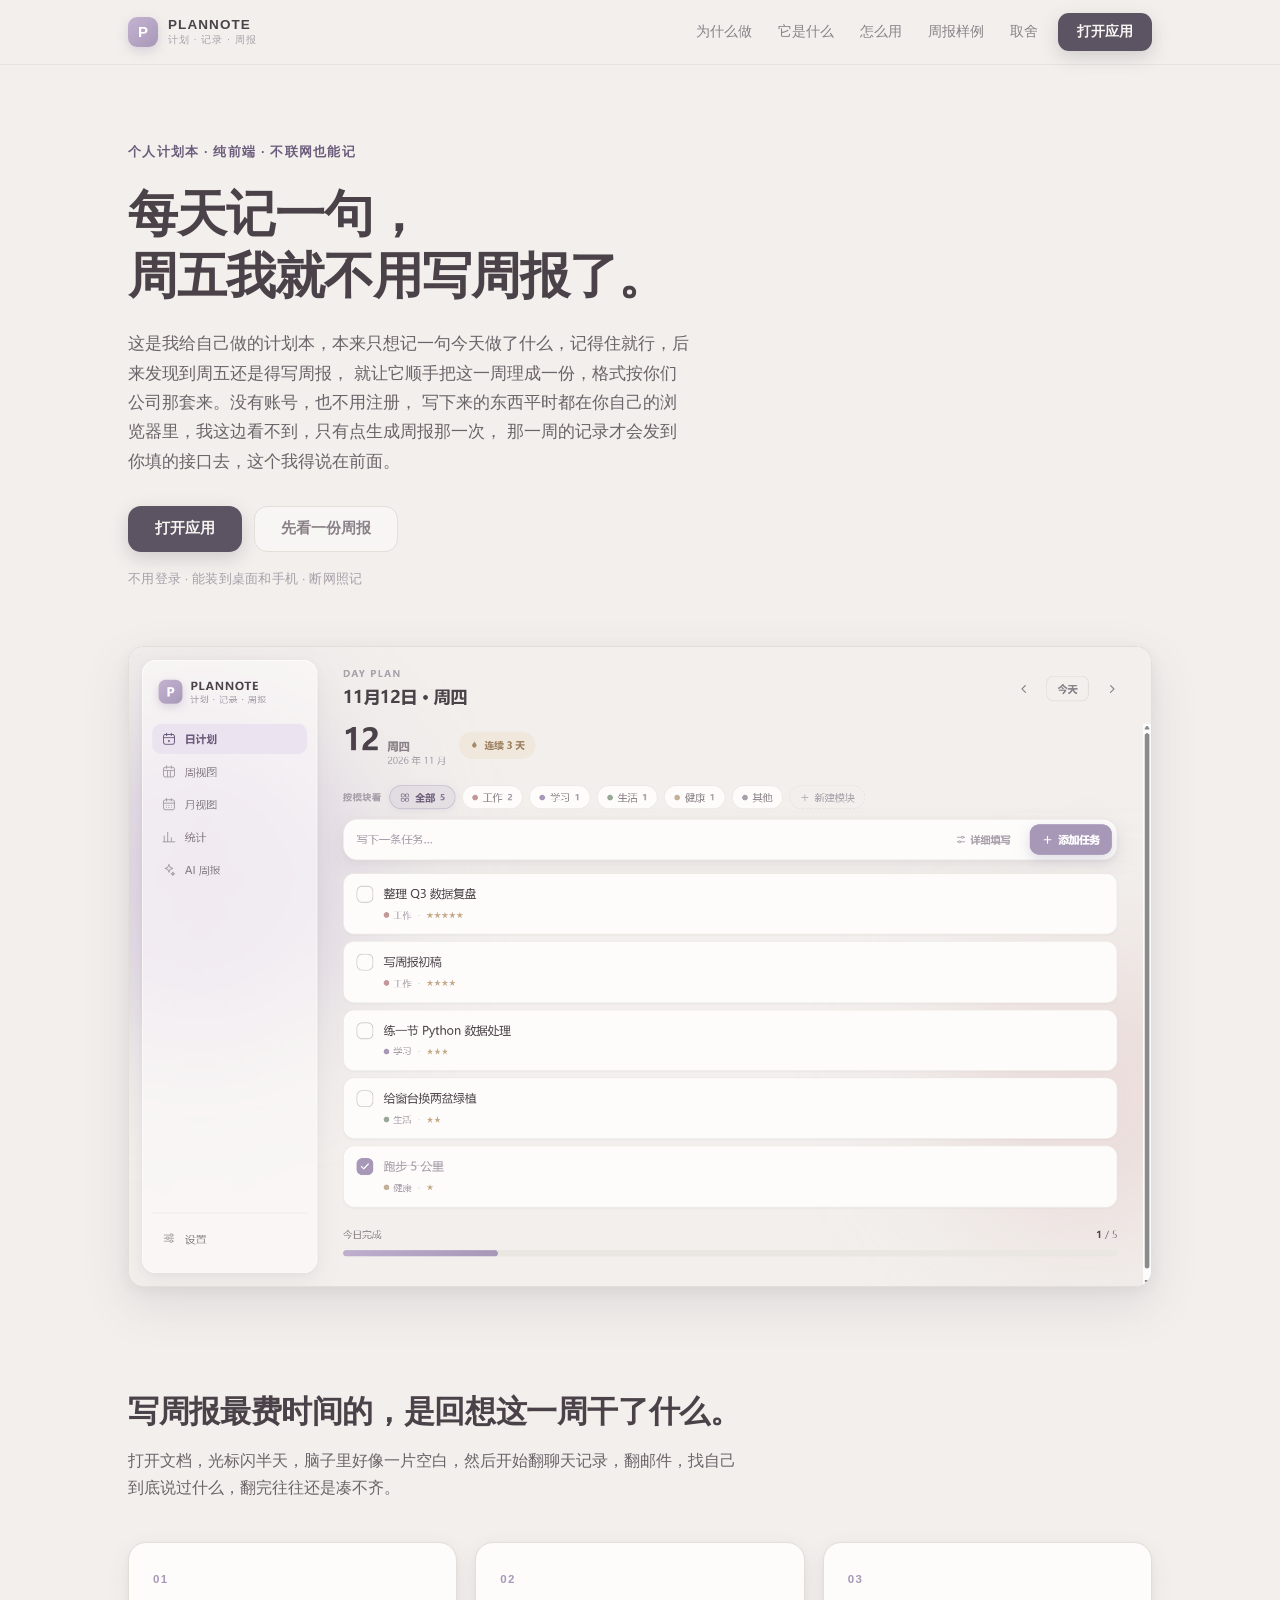
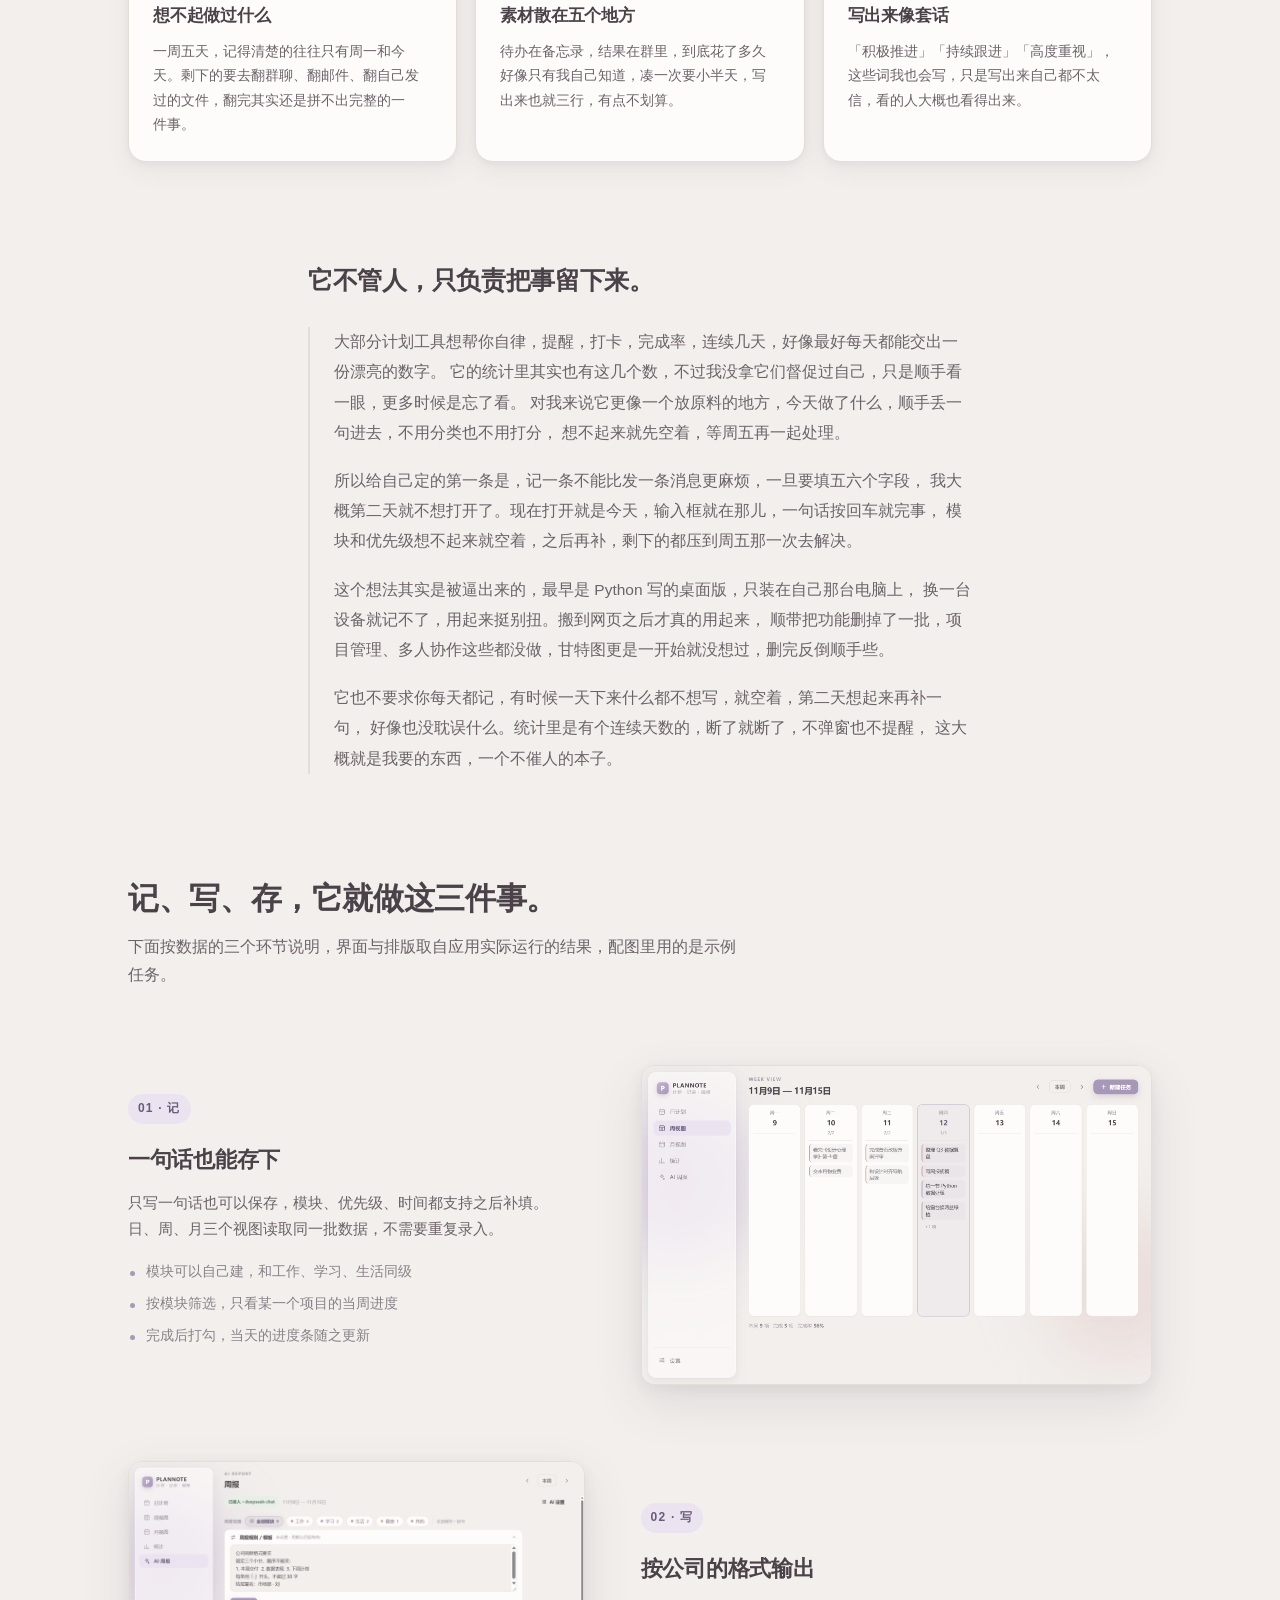
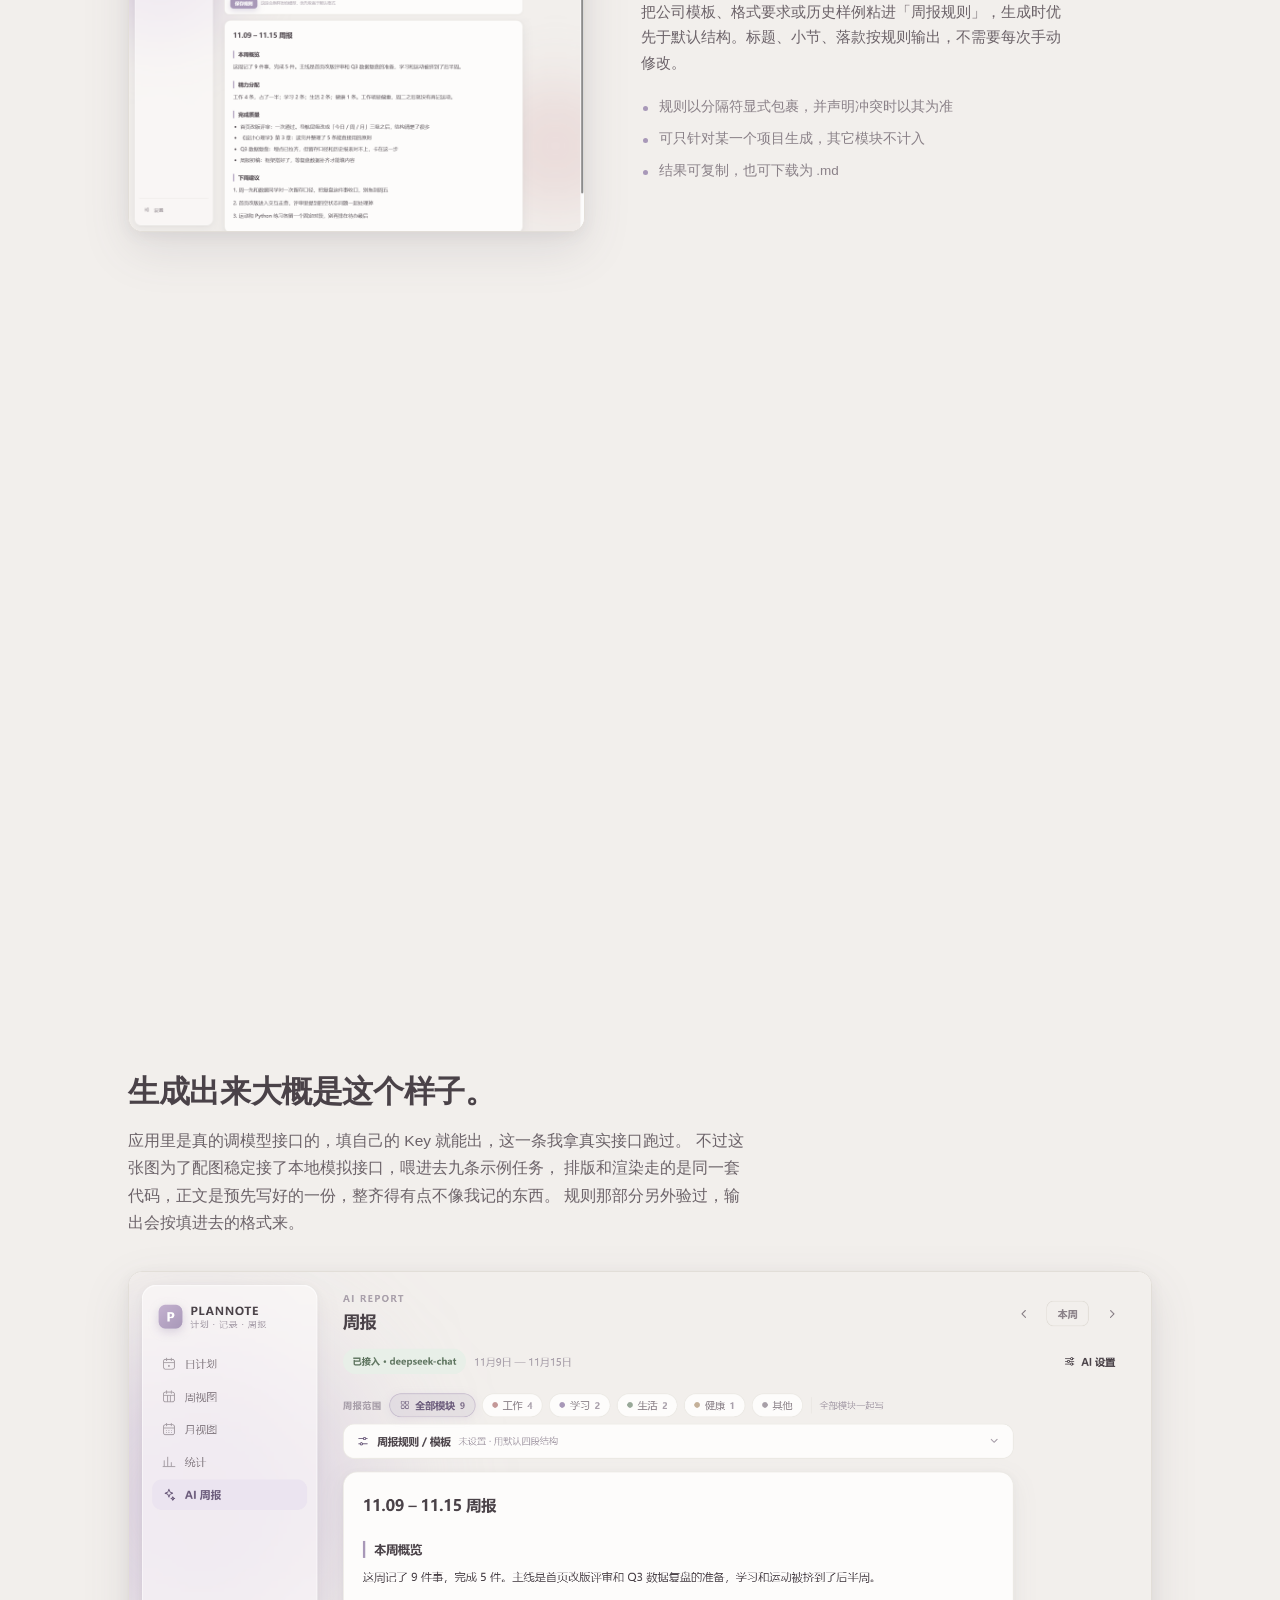
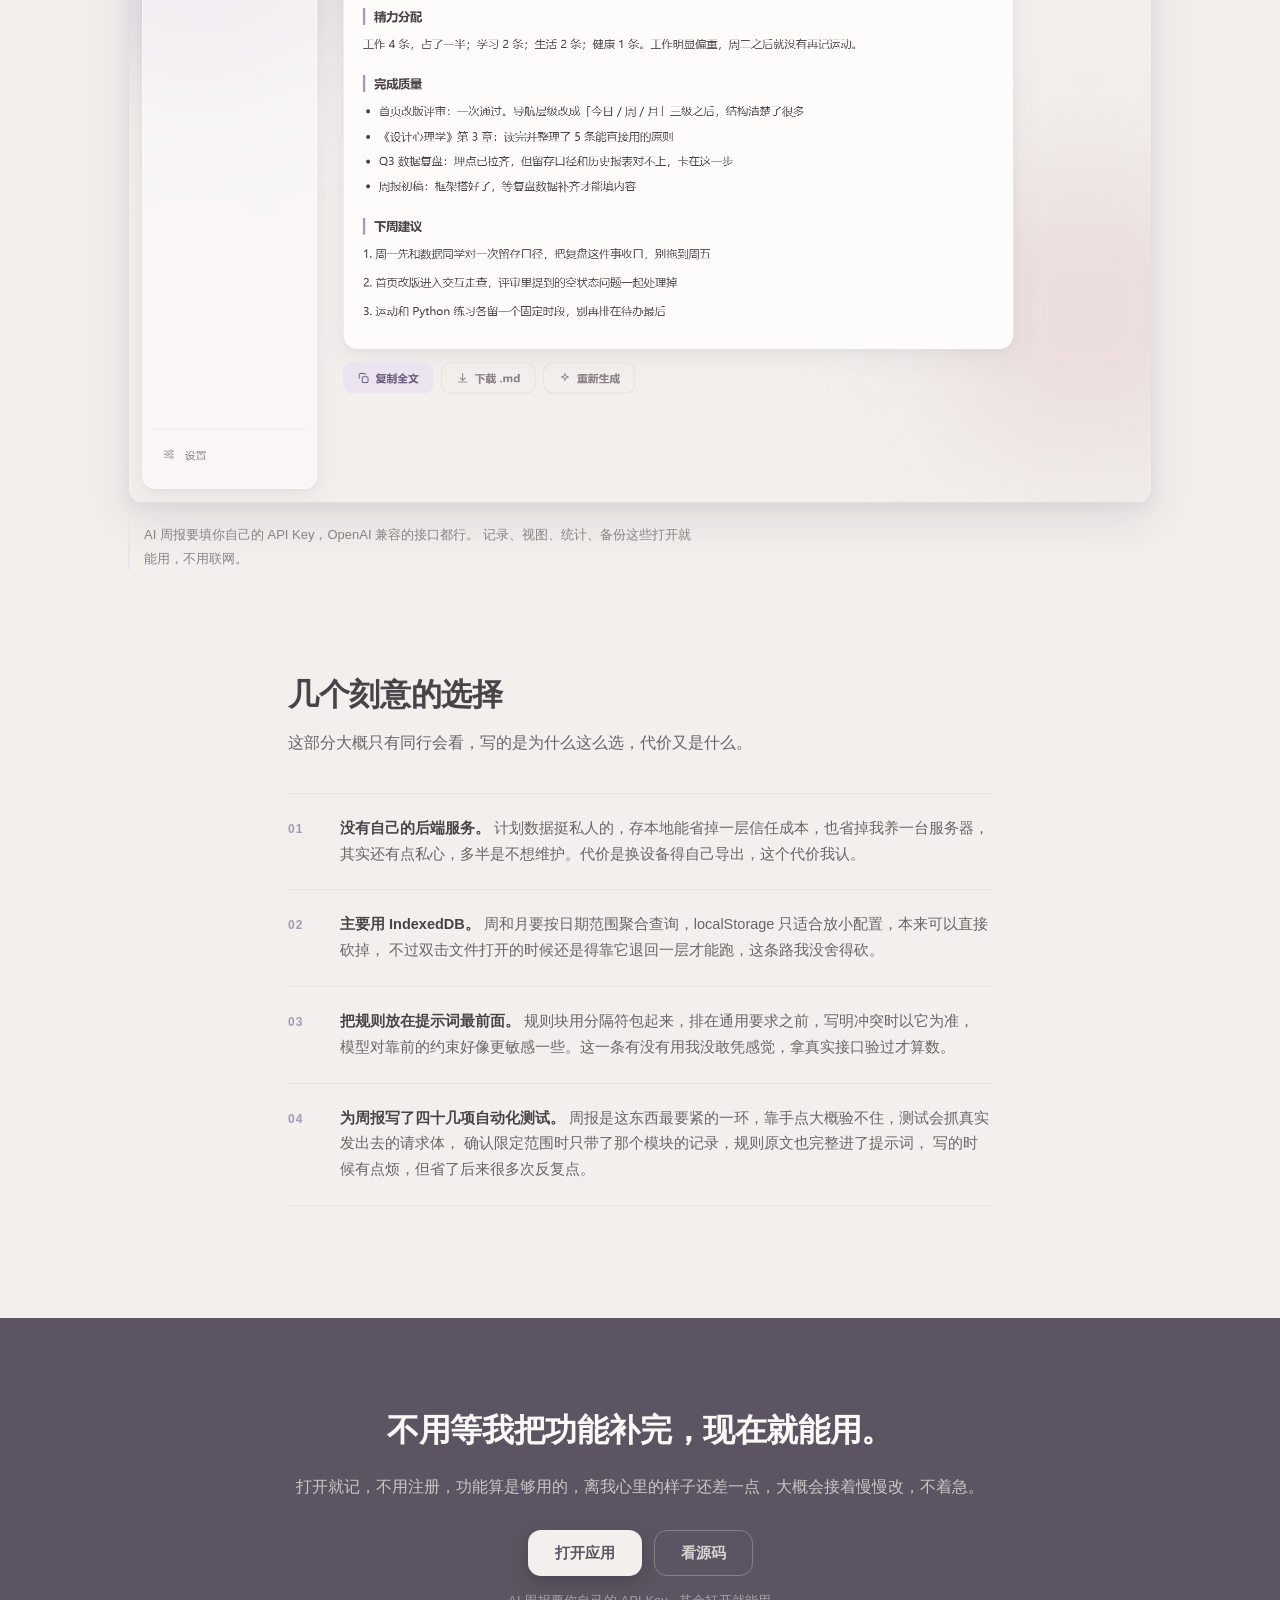
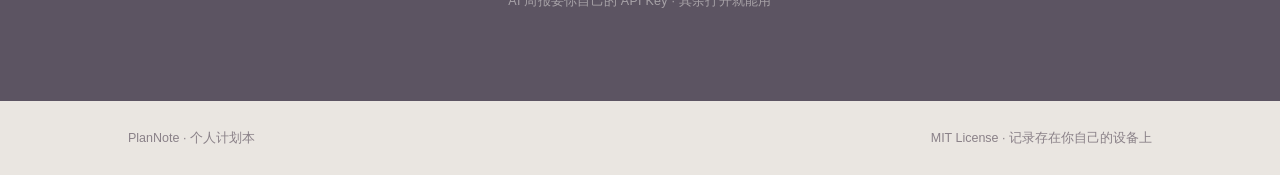
<file: app/index.html>
<!DOCTYPE html>
<html lang="zh-CN">
<head>
<meta charset="UTF-8">
<meta name="viewport" content="width=device-width, initial-scale=1, viewport-fit=cover">
<title>PlanNote · 每天记一句，周五我就不用写周报了</title>
<meta name="description" content="一个自己做的个人计划本，每天记一句做完的事，周五按你公司的格式生成周报。纯前端，不用注册，记录只存在你自己的浏览器里。">
<meta property="og:type" content="website">
<meta property="og:title" content="PlanNote · 周五我就不用写周报了">
<meta property="og:description" content="自己做的个人计划本，每天记一句，周五按公司格式出周报。记录存在自己的设备上，不用注册。">
<meta property="og:image" content="./shots/shot-day.png">
<meta name="theme-color" content="#F2EFEC">
<link rel="icon" href="icons/icon.svg" type="image/svg+xml">
<link rel="apple-touch-icon" href="icons/icon-192.png">
<link rel="manifest" href="manifest.webmanifest">
<link rel="stylesheet" href="assets/landing.css">
</head>
<body>

<header class="lp-nav">
  <div class="lp-wrap lp-nav-inner">
    <a class="lp-brand" href="./index.html">
      <span class="lp-mark">P</span>
      <span class="lp-brand-text">
        <b>PLANNOTE</b>
        <i>计划 · 记录 · 周报</i>
      </span>
    </a>
    <nav class="lp-links">
      <a href="#why">为什么做</a>
      <a href="#idea">它是什么</a>
      <a href="#how">怎么用</a>
      <a href="#sample">周报样例</a>
      <a href="#choices">取舍</a>
    </nav>
    <a class="lp-btn primary" href="./app.html">打开应用</a>
  </div>
</header>

<main>

  <section class="lp-hero">
    <div class="lp-wrap">
      <p class="lp-kicker">个人计划本 · 纯前端 · 不联网也能记</p>
      <h1>每天记一句，<br>周五我就不用写周报了。</h1>
      <p class="lp-lead">
        这是我给自己做的计划本，本来只想记一句今天做了什么，记得住就行，后来发现到周五还是得写周报，
        就让它顺手把这一周理成一份，格式按你们公司那套来。没有账号，也不用注册，
        写下来的东西平时都在你自己的浏览器里，我这边看不到，只有点生成周报那一次，
        那一周的记录才会发到你填的接口去，这个我得说在前面。
      </p>
      <div class="lp-actions">
        <a class="lp-btn primary lg" href="./app.html">打开应用</a>
        <a class="lp-btn ghost lg" href="#sample">先看一份周报</a>
      </div>
      <p class="lp-fine">不用登录 · 能装到桌面和手机 · 断网照记</p>
    </div>
    <div class="lp-wrap">
      <figure class="lp-shot rise">
        <img src="./shots/shot-day.png" alt="今日视图，按模块分组的任务列表，顶部可以按模块筛选" width="1280" height="800" loading="eager">
      </figure>
    </div>
  </section>

  <section class="lp-section" id="why">
    <div class="lp-wrap">
      <h2>写周报最费时间的，是回想这一周干了什么。</h2>
      <p class="lp-sub">打开文档，光标闪半天，脑子里好像一片空白，然后开始翻聊天记录，翻邮件，找自己到底说过什么，翻完往往还是凑不齐。</p>
      <div class="lp-grid three">
        <article class="lp-card rise">
          <span class="lp-num">01</span>
          <h3>想不起做过什么</h3>
          <p>一周五天，记得清楚的往往只有周一和今天。剩下的要去翻群聊、翻邮件、翻自己发过的文件，翻完其实还是拼不出完整的一件事。</p>
        </article>
        <article class="lp-card rise">
          <span class="lp-num">02</span>
          <h3>素材散在五个地方</h3>
          <p>待办在备忘录，结果在群里，到底花了多久好像只有我自己知道，凑一次要小半天，写出来也就三行，有点不划算。</p>
        </article>
        <article class="lp-card rise">
          <span class="lp-num">03</span>
          <h3>写出来像套话</h3>
          <p>「积极推进」「持续跟进」「高度重视」，这些词我也会写，只是写出来自己都不太信，看的人大概也看得出来。</p>
        </article>
      </div>
    </div>
  </section>

  <section class="lp-concept" id="idea">
    <div class="lp-wrap">
      <h2>它不管人，只负责把事留下来。</h2>
      <div class="lp-essay">
        <p>
          大部分计划工具想帮你自律，提醒，打卡，完成率，连续几天，好像最好每天都能交出一份漂亮的数字。
          它的统计里其实也有这几个数，不过我没拿它们督促过自己，只是顺手看一眼，更多时候是忘了看。
          对我来说它更像一个放原料的地方，今天做了什么，顺手丢一句进去，不用分类也不用打分，
          想不起来就先空着，等周五再一起处理。
        </p>
        <p>
          所以给自己定的第一条是，记一条不能比发一条消息更麻烦，一旦要填五六个字段，
          我大概第二天就不想打开了。现在打开就是今天，输入框就在那儿，一句话按回车就完事，
          模块和优先级想不起来就空着，之后再补，剩下的都压到周五那一次去解决。
        </p>
        <p>
          这个想法其实是被逼出来的，最早是 Python 写的桌面版，只装在自己那台电脑上，
          换一台设备就记不了，用起来挺别扭。搬到网页之后才真的用起来，
          顺带把功能删掉了一批，项目管理、多人协作这些都没做，甘特图更是一开始就没想过，删完反倒顺手些。
        </p>
        <p>
          它也不要求你每天都记，有时候一天下来什么都不想写，就空着，第二天想起来再补一句，
          好像也没耽误什么。统计里是有个连续天数的，断了就断了，不弹窗也不提醒，
          这大概就是我要的东西，一个不催人的本子。
        </p>
      </div>
    </div>
  </section>

  <section class="lp-section" id="how">
    <div class="lp-wrap">
      <h2>记、写、存，它就做这三件事。</h2>
      <p class="lp-sub">下面按数据的三个环节说明，界面与排版取自应用实际运行的结果，配图里用的是示例任务。</p>

      <div class="lp-feature rise">
        <div class="lp-feature-text">
          <span class="lp-step">01 · 记</span>
          <h3>一句话也能存下</h3>
          <p>只写一句话也可以保存，模块、优先级、时间都支持之后补填。日、周、月三个视图读取同一批数据，不需要重复录入。</p>
          <ul class="lp-list">
            <li>模块可以自己建，和工作、学习、生活同级</li>
            <li>按模块筛选，只看某一个项目的当周进度</li>
            <li>完成后打勾，当天的进度条随之更新</li>
          </ul>
        </div>
        <figure class="lp-feature-shot">
          <img src="./shots/shot-week.png" alt="周视图，一列七天，当周任务按天排开" width="1280" height="800" loading="lazy">
        </figure>
      </div>

      <div class="lp-feature reverse rise">
        <div class="lp-feature-text">
          <span class="lp-step">02 · 写</span>
          <h3>按公司的格式输出</h3>
          <p>把公司模板、格式要求或历史样例粘进「周报规则」，生成时优先于默认结构。标题、小节、落款按规则输出，不需要每次手动修改。</p>
          <ul class="lp-list">
            <li>规则以分隔符显式包裹，并声明冲突时以其为准</li>
            <li>可只针对某一个项目生成，其它模块不计入</li>
            <li>结果可复制，也可下载为 .md</li>
          </ul>
        </div>
        <figure class="lp-feature-shot">
          <img src="./shots/shot-rule.png" alt="周报规则面板，把公司模板粘进去，生成时会原样发给模型，并优先于默认格式" width="1280" height="1040" loading="lazy">
        </figure>
      </div>

      <div class="lp-feature rise">
        <div class="lp-feature-text">
          <span class="lp-step">03 · 存</span>
          <h3>记录留在本地</h3>
          <p>没有账号系统，也没有云端数据库。记录保存在浏览器的本地数据库中，换一个浏览器或换一台设备打开，看到的是空数据。</p>
          <ul class="lp-list">
            <li>换设备时导出为文件，导入即恢复</li>
            <li>支持深色模式</li>
            <li>断网可继续记录，联网后已有记录不受影响</li>
          </ul>
        </div>
        <figure class="lp-feature-shot portrait">
          <img src="./shots/shot-mobile.png" alt="手机上的 PlanNote，单列任务与底部导航" width="390" height="844" loading="lazy">
        </figure>
      </div>
    </div>
  </section>

  <section class="lp-section sample" id="sample">
    <div class="lp-wrap">
      <h2>生成出来大概是这个样子。</h2>
      <p class="lp-sub">
        应用里是真的调模型接口的，填自己的 Key 就能出，这一条我拿真实接口跑过。
        不过这张图为了配图稳定接了本地模拟接口，喂进去九条示例任务，
        排版和渲染走的是同一套代码，正文是预先写好的一份，整齐得有点不像我记的东西。
        规则那部分另外验过，输出会按填进去的格式来。
      </p>
      <figure class="lp-shot big rise">
        <img src="./shots/shot-report.png" alt="周报正文排版，本周概览、精力分配、完成质量、下周建议四个小节" width="1280" height="1040" loading="lazy">
      </figure>
      <p class="lp-zoom-tip">手机上可以左右滑动，看完整份</p>
      <p class="lp-note">
        AI 周报要填你自己的 API Key，OpenAI 兼容的接口都行。
        记录、视图、统计、备份这些打开就能用，不用联网。
      </p>
    </div>
  </section>

  <section class="lp-section" id="choices">
    <div class="lp-wrap narrow">
      <h2>几个刻意的选择</h2>
      <p class="lp-sub">这部分大概只有同行会看，写的是为什么这么选，代价又是什么。</p>
      <ol class="lp-choices">
        <li class="rise">
          <b>没有自己的后端服务。</b>
          计划数据挺私人的，存本地能省掉一层信任成本，也省掉我养一台服务器，
          其实还有点私心，多半是不想维护。代价是换设备得自己导出，这个代价我认。
        </li>
        <li class="rise">
          <b>主要用 IndexedDB。</b>
          周和月要按日期范围聚合查询，localStorage 只适合放小配置，本来可以直接砍掉，
          不过双击文件打开的时候还是得靠它退回一层才能跑，这条路我没舍得砍。
        </li>
        <li class="rise">
          <b>把规则放在提示词最前面。</b>
          规则块用分隔符包起来，排在通用要求之前，写明冲突时以它为准，
          模型对靠前的约束好像更敏感一些。这一条有没有用我没敢凭感觉，拿真实接口验过才算数。
        </li>
        <li class="rise">
          <b>为周报写了四十几项自动化测试。</b>
          周报是这东西最要紧的一环，靠手点大概验不住，测试会抓真实发出去的请求体，
          确认限定范围时只带了那个模块的记录，规则原文也完整进了提示词，
          写的时候有点烦，但省了后来很多次反复点。
        </li>
      </ol>
    </div>
  </section>

  <section class="lp-cta">
    <div class="lp-wrap">
      <h2>不用等我把功能补完，现在就能用。</h2>
      <p>打开就记，不用注册，功能算是够用的，离我心里的样子还差一点，大概会接着慢慢改，不着急。</p>
      <div class="lp-actions center">
        <a class="lp-btn primary lg" href="./app.html">打开应用</a>
        <a class="lp-btn ghost lg" href="https://github.com/02Ruichen/PlanNote" target="_blank" rel="noopener">看源码</a>
      </div>
      <p class="lp-fine">AI 周报要你自己的 API Key · 其余打开就能用</p>
    </div>
  </section>

</main>

<footer class="lp-footer">
  <div class="lp-wrap lp-footer-inner">
    <span>PlanNote · 个人计划本</span>
    <span>MIT License · 记录存在你自己的设备上</span>
  </div>
</footer>

<script>
if ('serviceWorker' in navigator) {
  window.addEventListener('load', () => {
    navigator.serviceWorker.register('./sw.js').catch(() => {});
  });
}
</script>
<script>
// 滚动进入时轻微上浮，只做一次
(() => {
  const items = document.querySelectorAll('.rise');
  if (!('IntersectionObserver' in window)) {
    items.forEach((el) => el.classList.add('in'));
    return;
  }
  const io = new IntersectionObserver((entries) => {
    entries.forEach((e) => {
      if (!e.isIntersecting) return;
      e.target.classList.add('in');
      io.unobserve(e.target);
    });
  }, { rootMargin: '0px 0px -12% 0px', threshold: .08 });
  items.forEach((el) => io.observe(el));
})();
</script>
<script>
/* 页内锚点跳转：自己算位置，不依赖浏览器对 scroll-behavior:smooth + #hash 的支持。
   两个真实原因：
   1) 部分手机 WebView / 旧版浏览器对「smooth + 锚点」支持不完整，点了没反应；
   2) 页面里是懒加载图片，落位过程中图片才加载完，浏览器算好的目标点会偏。
   现在的做法：每帧重算终点，落位后再按图片加载情况校正一次；没有 JS 时原生锚点照常工作。 */
(() => {
  const nav = document.querySelector('.lp-nav');
  const pad = () => (nav ? Math.round(nav.getBoundingClientRect().height) : 0) + 10;
  const targetY = (el) =>
    Math.max(0, Math.round(el.getBoundingClientRect().top + window.scrollY - pad()));
  const reduce = window.matchMedia('(prefers-reduced-motion: reduce)');

  function goTo(el, smooth) {
    const to = targetY(el);
    if (!smooth || reduce.matches || !window.requestAnimationFrame) {
      window.scrollTo(0, to);
      return;
    }
    const from = window.scrollY;
    if (Math.abs(to - from) < 4) return;
    const dur = Math.min(720, 280 + Math.abs(to - from) * 0.12);
    const t0 = performance.now();
    const tick = (now) => {
      const p = Math.min(1, (now - t0) / dur);
      const ease = 1 - Math.pow(1 - p, 3);
      window.scrollTo(0, from + (targetY(el) - from) * ease);
      if (p < 1) requestAnimationFrame(tick);
      else window.scrollTo(0, targetY(el));
    };
    requestAnimationFrame(tick);
  }

  // 落位之后图片才加载完 → 再对齐一次（只在用户没有自己滚动时纠正）
  function settle(el) {
    const y0 = targetY(el);
    const pending = Array.from(document.images).filter((i) => !(i.complete && i.naturalWidth));
    if (!pending.length) return;
    let done = false;
    const fix = () => {
      if (done) return;
      done = true;
      if (Math.abs(window.scrollY - y0) < 6) window.scrollTo(0, targetY(el));
    };
    Promise.all(pending.map((i) => new Promise((r) => {
      i.addEventListener('load', r, { once: true });
      i.addEventListener('error', r, { once: true });
    }))).then(fix);
    setTimeout(fix, 1600);
  }

  document.querySelectorAll('a[href^="#"]').forEach((a) => {
    a.addEventListener('click', (ev) => {
      const id = (a.getAttribute('href') || '').slice(1);
      const el = id ? document.getElementById(id) : null;
      if (!el) return;                    // 找不到目标就用浏览器默认行为，避免变成死点击
      ev.preventDefault();
      try { history.pushState(null, '', '#' + id); } catch (e) { location.hash = id; }
      goTo(el, true);
      settle(el);
    });
  });

  window.addEventListener('popstate', () => {
    const id = (location.hash || '').slice(1);
    const el = id ? document.getElementById(id) : null;
    if (el) goTo(el, false);
  });
})();
</script>

</body>
</html>
</file>
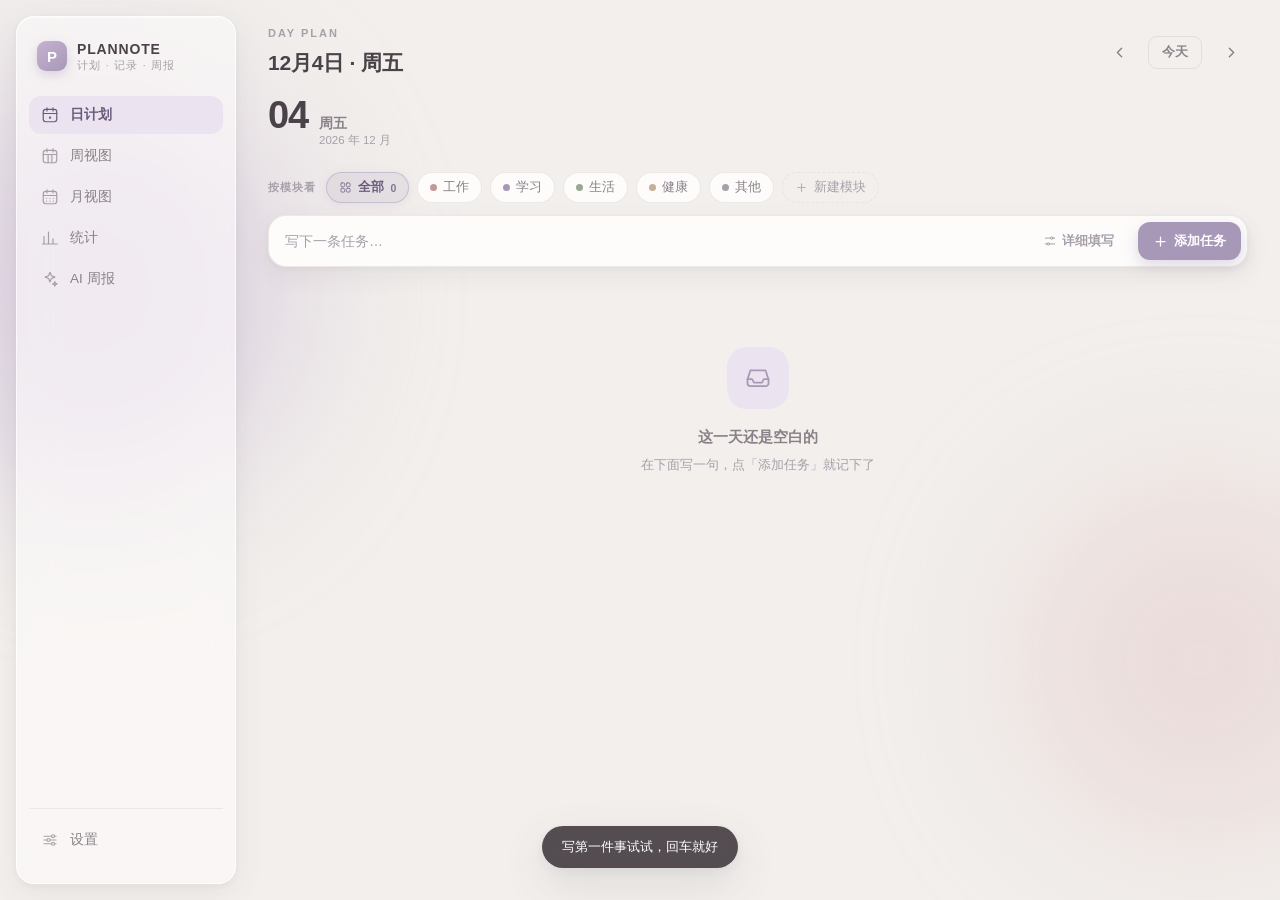
<file: app/app.html>
<!DOCTYPE html>
<html lang="zh-CN" data-theme="light">
<head>
<meta charset="UTF-8">
<meta name="viewport" content="width=device-width, initial-scale=1, viewport-fit=cover">
<title>PlanNote · 极简个人计划管理</title>
<meta name="description" content="记录每天要做的事，周末自动生成周报。莫兰迪质感，数据留在你自己的设备上。">
<meta name="theme-color" content="#F2EFEC">
<link rel="manifest" href="manifest.webmanifest">
<link rel="icon" href="icons/icon.svg" type="image/svg+xml">
<link rel="apple-touch-icon" href="icons/icon-192.png">
<link rel="stylesheet" href="assets/theme.css">
</head>
<body>
  <div class="blob blob-a"></div>
  <div class="blob blob-b"></div>

  <div class="app">
    <aside class="sidebar">
      <div class="brand">
        <div class="brand-mark">P</div>
        <div class="brand-text">
          <div class="brand-name">PLANNOTE</div>
          <div class="brand-sub">计划 · 记录 · 周报</div>
        </div>
      </div>
      <nav class="nav" id="nav"></nav>
      <div class="sidebar-foot">
        <button class="nav-item" data-action="settings">
          <span class="ico" id="settings-ico"></span><span class="nav-label">设置</span>
        </button>
      </div>
    </aside>

    <main class="main">
      <header class="topbar" id="topbar"></header>
      <div class="content scroll" id="content"></div>
    </main>
  </div>

  <div id="modal-root"></div>
  <div class="toast-wrap" id="toast-wrap"></div>

  <script src="assets/db.js" defer></script>
  <script src="assets/report.js" defer></script>
  <script src="assets/app.js" defer></script>
</body>
</html>
</file>
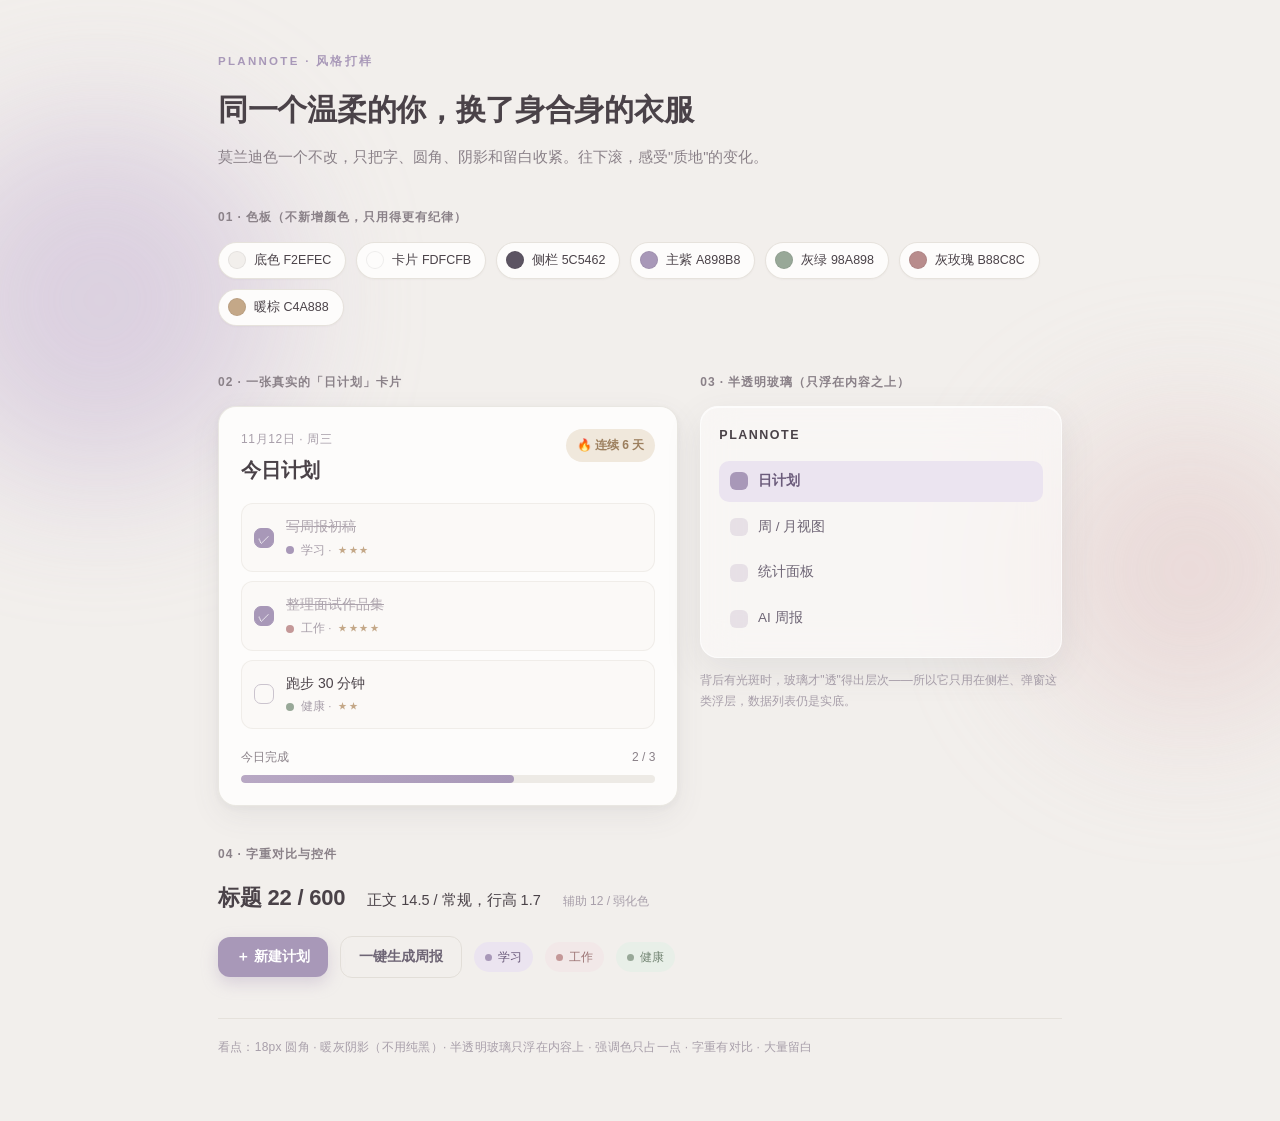
<file: design/style-swatch.html>
<!DOCTYPE html>
<html lang="zh-CN">
<head>
<meta charset="UTF-8">
<meta name="viewport" content="width=device-width, initial-scale=1">
<title>PlanNote · 风格打样</title>
<style>
  :root{
    --bg:#F2EFEC; --card:#FDFCFB; --sidebar:#5C5462;
    --text:#4A4248; --text-2:#8A8188; --muted:#A89FAA;
    --accent:#A898B8; --accent-l:#EBE4F0; --success:#98A898;
    --warning:#C4A888; --warning-l:#F0E8DC; --border:#E2DED8;
  }
  *{box-sizing:border-box;margin:0;padding:0;}
  body{
    background:var(--bg); color:var(--text);
    font-family:"Inter",-apple-system,BlinkMacSystemFont,"PingFang SC","Microsoft YaHei UI","Microsoft YaHei","Segoe UI",sans-serif;
    -webkit-font-smoothing:antialiased; line-height:1.7; min-height:100vh;
  }
  /* 背景两团柔光：给“玻璃”一点可透的东西 */
  .blob{position:fixed;border-radius:50%;filter:blur(70px);z-index:-1;opacity:.55;}
  .blob-a{width:360px;height:360px;left:-80px;top:120px;background:#C9B8D6;}
  .blob-b{width:300px;height:300px;right:-60px;top:420px;background:#E3C9C9;}

  .wrap{max-width:900px;margin:0 auto;padding:52px 28px 64px;position:relative;z-index:1;}
  .kicker{font-size:11.5px;letter-spacing:.2em;color:var(--accent);font-weight:700;text-transform:uppercase;}
  h1{font-size:30px;font-weight:600;letter-spacing:-.01em;margin:12px 0 10px;}
  .sub{color:var(--text-2);font-size:14.5px;max-width:640px;}

  .sec-title{font-size:12px;letter-spacing:.08em;color:var(--text-2);font-weight:700;margin:38px 0 14px;}

  /* 01 色板 */
  .chips{display:flex;flex-wrap:wrap;gap:10px;}
  .chip{display:flex;align-items:center;gap:8px;background:var(--card);border:1px solid rgba(226,222,216,.85);
    border-radius:999px;padding:7px 14px 7px 9px;font-size:12.5px;color:var(--text);
    box-shadow:0 1px 2px rgba(92,84,98,.04);}
  .sw{width:18px;height:18px;border-radius:50%;background:var(--c);border:1px solid rgba(0,0,0,.06);flex:none;}

  /* 02 / 03 两栏 */
  .grid2{display:grid;grid-template-columns:1.12fr .88fr;gap:22px;align-items:start;}
  @media(max-width:720px){.grid2{grid-template-columns:1fr;}}

  /* 日计划卡片 */
  .card{
    background:var(--card);border-radius:18px;padding:22px;
    border:1px solid rgba(226,222,216,.7);
    box-shadow:0 10px 30px rgba(92,84,98,.08), 0 2px 8px rgba(92,84,98,.055);
    transition:transform .18s ease, box-shadow .18s ease;
  }
  .card:hover{transform:translateY(-2px);box-shadow:0 16px 40px rgba(92,84,98,.11), 0 3px 10px rgba(92,84,98,.07);}
  .card-head{display:flex;justify-content:space-between;align-items:flex-start;margin-bottom:16px;}
  .date{font-size:12px;color:var(--muted);letter-spacing:.05em;}
  .day{font-size:20px;font-weight:600;letter-spacing:-.01em;margin-top:3px;}
  .streak{font-size:12px;font-weight:600;color:#9C7F5E;background:var(--warning-l);
    padding:6px 11px;border-radius:999px;white-space:nowrap;}

  .tasks{list-style:none;display:flex;flex-direction:column;gap:9px;}
  .task{display:flex;align-items:center;gap:12px;padding:11px 12px;border-radius:12px;
    background:#FBF9F7;border:1px solid rgba(226,222,216,.45);transition:background .15s,transform .15s;}
  .task:hover{background:#F6F3F0;}
  .check{width:20px;height:20px;border-radius:7px;border:1.5px solid #CBC4CE;flex:none;
    display:grid;place-items:center;font-size:12px;color:#fff;transition:.15s;}
  .task.done .check{background:var(--accent);border-color:var(--accent);}
  .task-main{flex:1;min-width:0;}
  .task-title{font-size:14px;}
  .task.done .task-title{color:#ADA4AD;text-decoration:line-through;}
  .task-meta{font-size:11.5px;color:var(--muted);margin-top:2px;display:flex;align-items:center;gap:7px;}
  .dot{width:8px;height:8px;border-radius:50%;background:var(--d);}
  .stars{font-size:9px;color:var(--warning);letter-spacing:1.5px;}

  .progress-wrap{margin-top:18px;}
  .progress-label{display:flex;justify-content:space-between;font-size:12px;color:var(--text-2);margin-bottom:8px;}
  .track{height:8px;border-radius:999px;background:#EDEAE5;overflow:hidden;}
  .fill{height:100%;width:66%;border-radius:999px;background:linear-gradient(90deg,#B8A8C4,#A898B8);}

  /* 玻璃面板 */
  .glass{
    position:relative;border-radius:18px;padding:18px;
    background:rgba(253,252,251,.55);
    -webkit-backdrop-filter:blur(18px) saturate(1.15);
    backdrop-filter:blur(18px) saturate(1.15);
    border:1px solid rgba(255,255,255,.65);
    box-shadow:0 12px 36px rgba(92,84,98,.10), inset 0 1px 0 rgba(255,255,255,.7);
  }
  .brand{font-size:12.5px;font-weight:700;letter-spacing:.12em;color:var(--text);margin-bottom:14px;}
  .nav{list-style:none;display:flex;flex-direction:column;gap:5px;}
  .nav li{display:flex;align-items:center;gap:10px;padding:9px 11px;border-radius:10px;
    font-size:13.5px;color:#6E6575;transition:background .15s;cursor:default;}
  .nav li:hover{background:rgba(168,152,184,.12);}
  .nav li.active{background:var(--accent-l);color:#6B5B7B;font-weight:600;}
  .nav .ico{width:18px;height:18px;border-radius:6px;background:rgba(168,152,184,.22);flex:none;}
  .nav li.active .ico{background:var(--accent);}
  .hint{font-size:12px;color:var(--muted);margin-top:12px;}

  /* 04 字与控件 */
  .type-row{display:flex;align-items:baseline;gap:22px;flex-wrap:wrap;margin-bottom:20px;}
  .t-h{font-size:22px;font-weight:600;letter-spacing:-.01em;}
  .t-b{font-size:14.5px;}
  .t-c{font-size:12px;color:var(--muted);}
  .controls{display:flex;align-items:center;gap:12px;flex-wrap:wrap;}
  .btn{border:none;border-radius:12px;padding:11px 18px;font-size:13.5px;font-weight:600;cursor:pointer;
    font-family:inherit;transition:transform .18s,background .18s,box-shadow .18s;}
  .btn.primary{background:var(--accent);color:#fff;box-shadow:0 6px 16px rgba(168,152,184,.35);}
  .btn.primary:hover{background:#9C8BAD;transform:translateY(-1px);}
  .btn.ghost{background:transparent;color:#6E6575;border:1px solid var(--border);}
  .btn.ghost:hover{background:#F6F3F0;}
  .tag{font-size:12px;padding:5px 11px;border-radius:999px;display:inline-flex;align-items:center;gap:6px;}
  .tag .dot{width:7px;height:7px;}

  .caption{margin-top:40px;padding-top:18px;border-top:1px solid rgba(226,222,216,.8);
    font-size:12px;color:var(--muted);letter-spacing:.02em;}
</style>
</head>
<body>
  <div class="blob blob-a"></div>
  <div class="blob blob-b"></div>

  <main class="wrap">
    <div class="kicker">PlanNote · 风格打样</div>
    <h1>同一个温柔的你，换了身合身的衣服</h1>
    <p class="sub">莫兰迪色一个不改，只把字、圆角、阴影和留白收紧。往下滚，感受"质地"的变化。</p>

    <!-- 01 色板 -->
    <div class="sec-title">01 · 色板（不新增颜色，只用得更有纪律）</div>
    <div class="chips">
      <span class="chip"><span class="sw" style="--c:#F2EFEC"></span>底色 F2EFEC</span>
      <span class="chip"><span class="sw" style="--c:#FDFCFB"></span>卡片 FDFCFB</span>
      <span class="chip"><span class="sw" style="--c:#5C5462"></span>侧栏 5C5462</span>
      <span class="chip"><span class="sw" style="--c:#A898B8"></span>主紫 A898B8</span>
      <span class="chip"><span class="sw" style="--c:#98A898"></span>灰绿 98A898</span>
      <span class="chip"><span class="sw" style="--c:#B88C8C"></span>灰玫瑰 B88C8C</span>
      <span class="chip"><span class="sw" style="--c:#C4A888"></span>暖棕 C4A888</span>
    </div>

    <!-- 02 / 03 -->
    <div class="grid2" style="margin-top:8px;">
      <div>
        <div class="sec-title">02 · 一张真实的「日计划」卡片</div>
        <article class="card">
          <div class="card-head">
            <div>
              <div class="date">11月12日 · 周三</div>
              <div class="day">今日计划</div>
            </div>
            <div class="streak">🔥 连续 6 天</div>
          </div>
          <ul class="tasks">
            <li class="task done">
              <span class="check">✓</span>
              <div class="task-main">
                <div class="task-title">写周报初稿</div>
                <div class="task-meta"><span class="dot" style="--d:#A898B8"></span>学习 · <span class="stars">★★★</span></div>
              </div>
            </li>
            <li class="task done">
              <span class="check">✓</span>
              <div class="task-main">
                <div class="task-title">整理面试作品集</div>
                <div class="task-meta"><span class="dot" style="--d:#C49898"></span>工作 · <span class="stars">★★★★</span></div>
              </div>
            </li>
            <li class="task">
              <span class="check"></span>
              <div class="task-main">
                <div class="task-title">跑步 30 分钟</div>
                <div class="task-meta"><span class="dot" style="--d:#98A898"></span>健康 · <span class="stars">★★</span></div>
              </div>
            </li>
          </ul>
          <div class="progress-wrap">
            <div class="progress-label"><span>今日完成</span><span>2 / 3</span></div>
            <div class="track"><div class="fill"></div></div>
          </div>
        </article>
      </div>

      <div>
        <div class="sec-title">03 · 半透明玻璃（只浮在内容之上）</div>
        <aside class="glass">
          <div class="brand">PLANNOTE</div>
          <ul class="nav">
            <li class="active"><span class="ico"></span>日计划</li>
            <li><span class="ico"></span>周 / 月视图</li>
            <li><span class="ico"></span>统计面板</li>
            <li><span class="ico"></span>AI 周报</li>
          </ul>
        </aside>
        <p class="hint">背后有光斑时，玻璃才"透"得出层次——所以它只用在侧栏、弹窗这类浮层，数据列表仍是实底。</p>
      </div>
    </div>

    <!-- 04 字与控件 -->
    <div class="sec-title">04 · 字重对比与控件</div>
    <div class="type-row">
      <span class="t-h">标题 22 / 600</span>
      <span class="t-b">正文 14.5 / 常规，行高 1.7</span>
      <span class="t-c">辅助 12 / 弱化色</span>
    </div>
    <div class="controls">
      <button class="btn primary">＋ 新建计划</button>
      <button class="btn ghost">一键生成周报</button>
      <span class="tag" style="background:#EBE4F0;color:#6B5B7B"><span class="dot" style="--d:#A898B8"></span>学习</span>
      <span class="tag" style="background:#F2E8E8;color:#9C7474"><span class="dot" style="--d:#C49898"></span>工作</span>
      <span class="tag" style="background:#E8EFE8;color:#748674"><span class="dot" style="--d:#98A898"></span>健康</span>
    </div>

    <div class="caption">看点：18px 圆角 · 暖灰阴影（不用纯黑）· 半透明玻璃只浮在内容上 · 强调色只占一点 · 字重有对比 · 大量留白</div>
  </main>
</body>
</html>
</file>
<file: app/assets/landing.css>
/* ============================================================
   PlanNote · 作品介绍页
   与实际应用共用同一套莫兰迪变量，保持视觉同源
   ============================================================ */

:root {
  --bg: #F2EFEC;
  --bg-deep: #EAE6E1;
  --card: #FDFCFB;
  --text: #4A4248;
  --body: #6C6369;
  --text-2: #8A8188;
  --muted: #A89FAA;
  --accent: #A898B8;
  --accent-l: #EBE4F0;
  --accent-text: #6B5B7B;
  --deep: #5C5462;
  --border: #E2DED8;
  --border-soft: rgba(226, 222, 216, .7);
  --sh-2: 0 8px 24px rgba(92, 84, 98, .075), 0 2px 6px rgba(92, 84, 98, .05);
  --sh-4: 0 18px 48px rgba(92, 84, 98, .13), 0 4px 14px rgba(92, 84, 98, .07);
  --r: 18px;
  --font: "Inter", -apple-system, BlinkMacSystemFont, "PingFang SC",
          "Microsoft YaHei UI", "Microsoft YaHei", "Hiragino Sans GB",
          "Segoe UI", sans-serif;
}

* { box-sizing: border-box; }

html { scroll-behavior: smooth; color-scheme: light; }

/* 顶部导航是 sticky 的，锚点跳转要给标题留出它的高度，否则标题会被压在导航下面 */
.lp-section, .lp-hero, .lp-cta { scroll-margin-top: 72px; }

body {
  margin: 0;
  background: var(--bg);
  color: var(--text);
  font-family: var(--font);
  font-size: 15.5px;
  line-height: 1.78;
  -webkit-font-smoothing: antialiased;
  text-rendering: optimizeLegibility;
}

img { display: block; max-width: 100%; }

a { color: inherit; text-decoration: none; }

h1, h2, h3 { margin: 0; font-weight: 700; letter-spacing: -.012em; }

/* 中文断行：标题两行尽量等长，正文避免末行只剩一两个字 */
h2 { text-wrap: balance; }
p { text-wrap: pretty; }

p { margin: 0; }

.lp-wrap {
  width: 100%;
  max-width: 1080px;
  margin: 0 auto;
  padding: 0 28px;
}
.lp-wrap.narrow { max-width: 760px; }

/* ---------------- 顶部导航 ---------------- */

.lp-nav {
  position: sticky;
  top: 0;
  z-index: 30;
  background: rgba(242, 239, 236, .82);
  -webkit-backdrop-filter: blur(18px) saturate(1.3);
  backdrop-filter: blur(18px) saturate(1.3);
  border-bottom: 1px solid var(--border-soft);
}
.lp-nav-inner {
  display: flex;
  align-items: center;
  gap: 20px;
  height: 64px;
}
.lp-brand { display: flex; align-items: center; gap: 10px; }
.lp-mark {
  width: 30px; height: 30px; border-radius: 9px; flex: none;
  background: linear-gradient(140deg, #C4B2D0, #A898B8);
  display: grid; place-items: center;
  color: #fff; font-size: 15px; font-weight: 700;
  box-shadow: 0 4px 12px rgba(168, 152, 184, .38);
}
.lp-brand-text { display: flex; flex-direction: column; line-height: 1.25; }
.lp-brand-text b { font-size: 13.5px; letter-spacing: .08em; }
.lp-brand-text i {
  font-style: normal; font-size: 10px; color: var(--muted); letter-spacing: .1em;
}
.lp-links {
  display: flex; gap: 26px; margin-left: auto;
  font-size: 13.5px; color: var(--text-2);
}
.lp-links a { transition: color .16s ease; }
.lp-links a:hover { color: var(--accent-text); }

/* ---------------- 按钮 ---------------- */

.lp-btn {
  display: inline-flex; align-items: center; justify-content: center;
  height: 38px; padding: 0 18px;
  border-radius: 11px;
  font-size: 13.5px; font-weight: 600;
  border: 1px solid transparent;
  transition: transform .16s ease, background .16s ease, box-shadow .16s ease;
  white-space: nowrap;
}
.lp-btn.lg { height: 46px; padding: 0 26px; font-size: 14.5px; border-radius: 13px; }
.lp-btn.primary {
  background: var(--deep); color: #F7F4F2;
  box-shadow: 0 6px 18px rgba(92, 84, 98, .22);
}
.lp-btn.primary:hover { background: #4C4553; transform: translateY(-1px); }
.lp-btn.ghost {
  border-color: var(--border); color: var(--text-2); background: rgba(253, 252, 251, .6);
}
.lp-btn.ghost:hover { border-color: var(--muted); color: var(--text); }

/* ---------------- Hero ---------------- */

.lp-hero { padding: 76px 0 0; }

.lp-kicker {
  font-size: 12.5px; letter-spacing: .1em;
  color: var(--accent-text); font-weight: 600;
  margin-bottom: 20px;
}
.lp-hero h1 {
  font-size: clamp(30px, 4.6vw, 50px);
  line-height: 1.24;
  letter-spacing: -.02em;
  max-width: 15em;
}
.lp-lead {
  margin-top: 22px;
  max-width: 34em;
  font-size: 16.5px;
  color: var(--body);
}
.lp-actions {
  display: flex; gap: 12px; margin-top: 30px; flex-wrap: wrap;
}
.lp-actions.center { justify-content: center; }
.lp-fine {
  margin-top: 16px;
  font-size: 12.5px;
  color: var(--muted);
  letter-spacing: .02em;
}

.lp-shot {
  margin: 56px 0 0;
  border-radius: 16px;
  overflow: hidden;
  border: 1px solid var(--border);
  box-shadow: var(--sh-4);
  background: var(--card);
}
.lp-shot img { width: 100%; height: auto; }
.lp-shot.big { margin-top: 34px; border-radius: 14px; }

/* 手机上的说明文字：桌面端整图看得清，不需要 */
.lp-zoom-tip {
  display: none;
  margin: 10px 0 0;
  font-size: 12px;
  color: var(--muted);
  letter-spacing: .02em;
}

/* ---------------- 通用区块 ---------------- */

.lp-section { padding: 104px 0 0; }
.lp-section h2 {
  font-size: clamp(23px, 3vw, 31px);
  line-height: 1.34;
  max-width: 22em;
}
.lp-sub {
  margin-top: 14px;
  max-width: 40em;
  color: var(--body);
}

/* ---------------- 三卡 ---------------- */

.lp-grid.three {
  display: grid;
  grid-template-columns: repeat(3, 1fr);
  gap: 18px;
  margin-top: 40px;
}
.lp-card {
  background: var(--card);
  border: 1px solid var(--border);
  border-radius: var(--r);
  padding: 26px 24px 24px;
  box-shadow: var(--sh-2);
}
.lp-num {
  display: block;
  font-size: 11.5px; font-weight: 700; letter-spacing: .12em;
  color: var(--accent);
  margin-bottom: 12px;
}
.lp-card h3 { font-size: 16.5px; margin-bottom: 8px; }
.lp-card p { font-size: 14px; color: var(--body); line-height: 1.75; }

/* ---------------- 概念说明（作者口吻，一处左侧竖线标记） ---------------- */

.lp-concept { padding: 100px 0 0; }
.lp-concept .lp-wrap { max-width: 720px; }
.lp-concept h2 {
  font-size: clamp(20px, 2.4vw, 25px);
  line-height: 1.5;
  max-width: 20em;
}
.lp-essay {
  margin-top: 28px;
  padding-left: 24px;
  border-left: 2px solid var(--border);
}
.lp-essay p { font-size: 15.5px; line-height: 1.95; color: var(--body); }
.lp-essay p + p { margin-top: 18px; }

@media (max-width: 900px) {
  .lp-concept { padding-top: 78px; }
  .lp-essay { padding-left: 18px; }
  .lp-essay p { font-size: 15px; line-height: 1.9; }
}

/* ---------------- 功能分块 ---------------- */

.lp-feature {
  display: grid;
  grid-template-columns: 1fr 1.12fr;
  gap: 56px;
  align-items: center;
  margin-top: 76px;
}
.lp-feature.reverse .lp-feature-text { order: 2; }
.lp-feature.reverse .lp-feature-shot { order: 1; }

.lp-step {
  display: inline-block;
  font-size: 12px; font-weight: 700; letter-spacing: .1em;
  color: var(--accent-text);
  background: var(--accent-l);
  padding: 4px 10px;
  border-radius: 999px;
  margin-bottom: 16px;
}
.lp-feature-text h3 { font-size: 22px; margin-bottom: 12px; }
.lp-feature-text p { font-size: 14.5px; color: var(--body); max-width: 30em; }

.lp-list {
  margin: 18px 0 0;
  padding: 0;
  list-style: none;
  font-size: 13.5px;
  color: var(--text-2);
}
.lp-list li {
  position: relative;
  padding-left: 18px;
  margin-bottom: 8px;
}
.lp-list li::before {
  content: "";
  position: absolute;
  left: 2px; top: 11px;
  width: 5px; height: 5px;
  border-radius: 50%;
  background: var(--accent);
}

.lp-feature-shot {
  margin: 0;
  border-radius: 14px;
  overflow: hidden;
  border: 1px solid var(--border);
  box-shadow: var(--sh-4);
  background: var(--card);
}
.lp-feature-shot img { width: 100%; height: auto; }
.lp-feature-shot.portrait {
  max-width: 300px;
  /* 关键：必须给 figure 一个确定宽度。
     只写 max-width 时，grid 里 justify-self:center 会让它收缩到内容宽度，
     而图片未加载前内容宽度是 0 —— 整块塌成 0×0，下方内容整体上移，
     锚点跳转就会落偏（手机首屏直接点「先看一份周报」必现）。 */
  width: 100%;
  justify-self: center;
  border-radius: 22px;
}

/* ---------------- 样例区 ---------------- */

.lp-section.sample { padding-top: 116px; }
.lp-note {
  margin-top: 20px;
  font-size: 13px;
  color: var(--text-2);
  padding-left: 14px;
  border-left: 2px solid var(--accent-l);
  max-width: 44em;
}

/* ---------------- 取舍 ---------------- */

.lp-choices {
  margin: 36px 0 0;
  padding: 0;
  list-style: none;
  counter-reset: c;
}
.lp-choices li {
  counter-increment: c;
  position: relative;
  padding: 22px 0 22px 52px;
  border-top: 1px solid var(--border-soft);
  font-size: 14.5px;
  color: var(--body);
}
.lp-choices li:last-child { border-bottom: 1px solid var(--border-soft); }
.lp-choices li::before {
  content: counter(c, decimal-leading-zero);
  position: absolute;
  left: 0; top: 25px;
  font-size: 12px;
  font-weight: 700;
  letter-spacing: .1em;
  color: var(--accent);
}
.lp-choices b { color: var(--text); font-weight: 700; }

/* ---------------- 结尾 ---------------- */

.lp-cta {
  margin-top: 112px;
  padding: 84px 0 88px;
  background: var(--deep);
  color: #F2EFEC;
  text-align: center;
}
.lp-cta h2 { font-size: clamp(24px, 3.2vw, 32px); color: #FBF9F7; }
.lp-cta p { margin-top: 14px; color: rgba(242, 239, 236, .74); }
.lp-cta .lp-btn.primary {
  background: #F2EFEC; color: var(--deep);
  box-shadow: 0 6px 20px rgba(0, 0, 0, .18);
}
.lp-cta .lp-btn.primary:hover { background: #fff; }
.lp-cta .lp-btn.ghost {
  border-color: rgba(242, 239, 236, .28);
  color: rgba(242, 239, 236, .82);
  background: transparent;
}
.lp-cta .lp-btn.ghost:hover { border-color: rgba(242, 239, 236, .55); color: #fff; }
.lp-cta .lp-fine { color: rgba(242, 239, 236, .5); }

.lp-footer {
  background: var(--bg-deep);
  padding: 26px 0;
  font-size: 12.5px;
  color: var(--text-2);
}
.lp-footer-inner {
  display: flex;
  justify-content: space-between;
  gap: 16px;
  flex-wrap: wrap;
}

/* ---------------- 入场 ---------------- */

.rise {
  opacity: 0;
  transform: translateY(14px);
  transition: opacity .5s ease, transform .5s cubic-bezier(.2, .7, .3, 1);
}
.rise.in { opacity: 1; transform: none; }
.rise:first-of-type { transition-delay: .02s; }

@media (prefers-reduced-motion: reduce) {
  .rise { opacity: 1; transform: none; transition: none; }
  html { scroll-behavior: auto; }
}

/* ---------------- 响应式 ---------------- */

@media (max-width: 900px) {
  .lp-links { display: none; }
  .lp-hero { padding-top: 54px; }
  .lp-section, .lp-hero, .lp-cta { scroll-margin-top: 66px; }
  .lp-grid.three { grid-template-columns: 1fr; gap: 14px; }
  .lp-feature {
    grid-template-columns: 1fr;
    gap: 28px;
    margin-top: 56px;
  }
  .lp-feature.reverse .lp-feature-text { order: 1; }
  .lp-feature.reverse .lp-feature-shot { order: 2; }
  .lp-feature-shot.portrait { max-width: 260px; }
  .lp-section { padding-top: 76px; }
  .lp-section.sample { padding-top: 84px; }
  .lp-cta { margin-top: 80px; padding: 60px 0 64px; }
  .lp-shot { margin-top: 40px; }

  /* 一部手机只有 350px 宽，把 1280 宽的周报整张缩进去，字只有 3px 高，等于没给看。
     改成按 190% 宽度展示、左右滑动查看，才真读得到内容。 */
  .lp-shot.big { overflow-x: auto; -webkit-overflow-scrolling: touch; }
  .lp-shot.big img { width: 190%; max-width: none; }
  .lp-zoom-tip { display: block; }
}

@media (max-width: 560px) {
  .lp-wrap { padding: 0 20px; }
  .lp-hero h1 { font-size: 27px; }
  .lp-lead { font-size: 15px; }
  .lp-actions .lp-btn { flex: 1 1 auto; }
  .lp-nav-inner { height: 58px; }
  .lp-choices li { padding-left: 40px; font-size: 14px; }
}
</file>
<file: app/assets/theme.css>
/* ============================================================
   PlanNote · 设计系统
   莫兰迪色系不动，只把「字 / 圆角 / 暖灰阴影 / 留白」收紧
   ============================================================ */

:root {
  /* ---- 底色（暖白调） ---- */
  --bg: #F2EFEC;
  --bg-deep: #EAE6E1;
  --card: #FDFCFB;
  --card-hover: #F6F3F0;
  --sidebar: #5C5462;

  /* ---- 文字 ---- */
  --text: #4A4248;
  --text-2: #8A8188;
  --muted: #A89FAA;

  /* ---- 莫兰迪强调色 ---- */
  --accent: #A898B8;
  --accent-hover: #9C8BAD;
  --accent-l: #EBE4F0;
  --accent-text: #6B5B7B;
  --success: #98A898;
  --success-l: #E8EFE8;
  --warning: #C4A888;
  --warning-l: #F0E8DC;
  --danger: #B88C8C;
  --danger-l: #F2E8E8;

  /* ---- 边框 ---- */
  --border: #E2DED8;
  --border-soft: rgba(226, 222, 216, .62);

  /* ---- 阴影：暖灰，绝不用纯黑 ---- */
  --sh-1: 0 1px 2px rgba(92, 84, 98, .045);
  --sh-2: 0 8px 24px rgba(92, 84, 98, .075), 0 2px 6px rgba(92, 84, 98, .05);
  --sh-3: 0 10px 30px rgba(92, 84, 98, .08), 0 2px 8px rgba(92, 84, 98, .055);
  --sh-4: 0 16px 44px rgba(92, 84, 98, .13), 0 4px 12px rgba(92, 84, 98, .07);

  /* ---- 圆角三档 ---- */
  --r-card: 18px;
  --r-btn: 12px;
  --r-input: 10px;
  --r-pill: 999px;

  /* ---- 间距（8 的倍数） ---- */
  --s1: 4px;  --s2: 8px;  --s3: 12px; --s4: 16px;
  --s5: 24px; --s6: 32px; --s7: 48px; --s8: 64px;

  /* ---- 玻璃 ---- */
  --glass-bg: rgba(253, 252, 251, .58);
  --glass-border: rgba(255, 255, 255, .68);

  --font: "Inter", -apple-system, BlinkMacSystemFont, "PingFang SC",
          "Microsoft YaHei UI", "Microsoft YaHei", "Hiragino Sans GB",
          "Segoe UI", sans-serif;
  --font-num: "Inter", "SF Mono", ui-monospace, monospace;
}

/* ---- 深色：同一套气质，把底色压暗 ---- */
[data-theme="dark"] {
  --bg: #26222C;
  --bg-deep: #1E1B23;
  --card: #322D39;
  --card-hover: #3A3442;

  --text: #EDE9F0;
  --text-2: #B0A8B8;
  --muted: #8A8290;

  --accent: #B8A8C8;
  --accent-hover: #C7B8D5;
  --accent-l: #423A4E;
  --accent-text: #D5C9E0;
  --success: #A8B8A8;
  --success-l: #36402F;
  --warning: #C9B392;
  --warning-l: #40382A;
  --danger: #C99A9A;
  --danger-l: #432F32;

  --border: #443D4E;
  --border-soft: rgba(120, 110, 132, .30);

  --sh-1: 0 1px 2px rgba(0, 0, 0, .22);
  --sh-2: 0 8px 24px rgba(0, 0, 0, .30), 0 2px 6px rgba(0, 0, 0, .22);
  --sh-3: 0 10px 30px rgba(0, 0, 0, .32), 0 2px 8px rgba(0, 0, 0, .24);
  --sh-4: 0 16px 44px rgba(0, 0, 0, .44), 0 4px 12px rgba(0, 0, 0, .28);

  --glass-bg: rgba(50, 45, 57, .62);
  --glass-border: rgba(255, 255, 255, .09);
}

/* ============================================================
   基础
   ============================================================ */
* { box-sizing: border-box; margin: 0; padding: 0; }

html, body { height: 100%; }

body {
  background: var(--bg);
  color: var(--text);
  font-family: var(--font);
  font-size: 14px;
  line-height: 1.7;
  -webkit-font-smoothing: antialiased;
  text-rendering: optimizeLegibility;
  overflow: hidden;
  transition: background .25s ease, color .25s ease;
}

/* 背景两团柔光：给玻璃一点可透的东西 */
.blob {
  position: fixed; border-radius: 50%; filter: blur(80px);
  z-index: 0; opacity: .5; pointer-events: none;
  transition: opacity .3s;
}
.blob-a { width: 420px; height: 420px; left: -120px; top: 80px; background: #C9B8D6; }
.blob-b { width: 360px; height: 360px; right: -100px; bottom: 60px; background: #E3C9C9; }
[data-theme="dark"] .blob { opacity: .26; }

button, input, textarea, select { font-family: inherit; font-size: inherit; color: inherit; }
button { cursor: pointer; border: none; background: none; }
::selection { background: var(--accent-l); color: var(--accent-text); }

/* 细滚动条 */
.scroll { overflow-y: auto; scrollbar-width: thin; }
.scroll::-webkit-scrollbar { width: 8px; height: 8px; }
.scroll::-webkit-scrollbar-thumb {
  background: rgba(140, 130, 148, .26); border-radius: 999px;
  border: 2px solid transparent; background-clip: content-box;
}
.scroll::-webkit-scrollbar-thumb:hover { background: rgba(140, 130, 148, .45); background-clip: content-box; }
.scroll::-webkit-scrollbar-track { background: transparent; }

/* ============================================================
   布局
   ============================================================ */
.app {
  position: relative; z-index: 1;
  display: grid;
  grid-template-columns: 236px 1fr;
  height: 100vh;
  height: 100dvh;
}

/* ---- 侧栏：玻璃，只浮在内容上 ---- */
.sidebar {
  display: flex; flex-direction: column;
  margin: var(--s4) 0 var(--s4) var(--s4);
  padding: var(--s5) var(--s3);
  border-radius: var(--r-card);
  background: var(--glass-bg);
  -webkit-backdrop-filter: blur(20px) saturate(1.2);
  backdrop-filter: blur(20px) saturate(1.2);
  border: 1px solid var(--glass-border);
  box-shadow: var(--sh-3), inset 0 1px 0 rgba(255, 255, 255, .5);
}
[data-theme="dark"] .sidebar { box-shadow: var(--sh-3), inset 0 1px 0 rgba(255, 255, 255, .06); }

.brand {
  display: flex; align-items: center; gap: 10px;
  padding: 0 var(--s2) var(--s5);
}
.brand-mark {
  width: 30px; height: 30px; border-radius: 9px; flex: none;
  background: linear-gradient(140deg, #C4B2D0, #A898B8);
  display: grid; place-items: center;
  color: #fff; font-size: 15px; font-weight: 700;
  box-shadow: 0 4px 12px rgba(168, 152, 184, .38);
}
.brand-text { line-height: 1.25; }
.brand-name { font-size: 14px; font-weight: 700; letter-spacing: .06em; }
.brand-sub { font-size: 10.5px; color: var(--muted); letter-spacing: .12em; }

.nav { display: flex; flex-direction: column; gap: 3px; flex: 1; }
.nav-item {
  display: flex; align-items: center; gap: 11px;
  padding: 10px 12px; border-radius: var(--r-btn);
  font-size: 13.5px; color: var(--text-2); font-weight: 500;
  transition: background .16s ease, color .16s ease;
  text-align: left; width: 100%;
}
.nav-item:hover { background: rgba(168, 152, 184, .12); color: var(--text); }
.nav-item.active {
  background: var(--accent-l); color: var(--accent-text); font-weight: 600;
}
.nav-item .ico { width: 18px; height: 18px; flex: none; opacity: .72; }
.nav-item.active .ico { opacity: 1; }
.nav-item svg { width: 18px; height: 18px; display: block; }

.sidebar-foot {
  border-top: 1px solid var(--border-soft);
  margin-top: var(--s3); padding-top: var(--s3);
  display: flex; flex-direction: column; gap: 3px;
}

/* ---- 主区 ---- */
.main { display: flex; flex-direction: column; min-width: 0; overflow: hidden; }

.topbar {
  display: flex; align-items: center; gap: var(--s3);
  padding: var(--s5) var(--s6) var(--s4);
  flex: none;
}
.topbar-title { flex: 1; min-width: 0; }
.topbar-kicker {
  font-size: 11px; letter-spacing: .18em; color: var(--muted);
  font-weight: 700; text-transform: uppercase;
}
.topbar-h {
  font-size: 21px; font-weight: 600; letter-spacing: -.01em;
  margin-top: 2px; white-space: nowrap; overflow: hidden; text-overflow: ellipsis;
}

.content { flex: 1; padding: 0 var(--s6) var(--s7); min-height: 0; }
.content-inner { max-width: 1000px; }

/* ============================================================
   控件
   ============================================================ */
.btn {
  display: inline-flex; align-items: center; justify-content: center; gap: 7px;
  border-radius: var(--r-btn); padding: 10px 18px;
  font-size: 13.5px; font-weight: 600; white-space: nowrap;
  transition: transform .16s ease, background .16s ease, box-shadow .16s ease, border-color .16s;
}
.btn svg { width: 16px; height: 16px; display: block; }
.btn.primary {
  background: var(--accent); color: #fff;
  box-shadow: 0 6px 16px rgba(168, 152, 184, .34);
}
.btn.primary:hover { background: var(--accent-hover); transform: translateY(-1px); box-shadow: 0 9px 22px rgba(168, 152, 184, .42); }
.btn.primary:active { transform: translateY(0); }
[data-theme="dark"] .btn.primary { background: var(--accent); color: #2A2630; box-shadow: 0 6px 16px rgba(0, 0, 0, .34); }
[data-theme="dark"] .btn.primary:hover { background: var(--accent-hover); color: #26222C; }
.btn.ghost { background: transparent; color: var(--text-2); border: 1px solid var(--border); }
.btn.ghost:hover { background: var(--card-hover); color: var(--text); }
.btn.soft { background: var(--accent-l); color: var(--accent-text); }
.btn.soft:hover { background: rgba(168, 152, 184, .28); }
.btn.danger { background: var(--danger-l); color: var(--danger); }
.btn.danger:hover { background: rgba(184, 140, 140, .26); }
.btn.sm { padding: 7px 13px; font-size: 12.5px; border-radius: 9px; }
.btn:disabled { opacity: .5; cursor: not-allowed; transform: none !important; }

.icon-btn {
  width: 34px; height: 34px; border-radius: 10px; flex: none;
  display: grid; place-items: center; color: var(--text-2);
  transition: background .16s, color .16s;
}
.icon-btn:hover { background: var(--card-hover); color: var(--text); }
.icon-btn svg { width: 17px; height: 17px; display: block; }

.field {
  width: 100%; padding: 10px 13px;
  background: var(--card); color: var(--text);
  border: 1px solid var(--border); border-radius: var(--r-input);
  transition: border-color .16s, box-shadow .16s, background .16s;
  font-size: 13.5px;
}
.field::placeholder { color: var(--muted); }
.field:focus {
  outline: none; border-color: var(--accent);
  box-shadow: 0 0 0 3px rgba(168, 152, 184, .18);
}
textarea.field { resize: vertical; min-height: 70px; line-height: 1.65; }
select.field { cursor: pointer; appearance: none;
  background-image: url("data:image/svg+xml;charset=utf-8,%3Csvg xmlns='http://www.w3.org/2000/svg' viewBox='0 0 24 24' fill='none' stroke='%238A8188' stroke-width='2' stroke-linecap='round'%3E%3Cpath d='M6 9l6 6 6-6'/%3E%3C/svg%3E");
  background-repeat: no-repeat; background-position: right 10px center; background-size: 15px;
  padding-right: 32px;
}

.label { display: block; font-size: 11.5px; font-weight: 600; color: var(--text-2);
  letter-spacing: .04em; margin-bottom: 6px; }

.chip {
  display: inline-flex; align-items: center; gap: 6px;
  padding: 8px 14px; border-radius: var(--r-pill);
  font-size: 12.5px; font-weight: 500;
  background: var(--card); border: 1px solid var(--border);
  color: var(--text-2); transition: all .16s;
}
.chip:hover { border-color: var(--accent); color: var(--text); }
.chip.on { background: var(--accent-l); border-color: transparent; color: var(--accent-text); font-weight: 600; }
.chip .dot { width: 7px; height: 7px; border-radius: 50%; background: var(--c, var(--accent)); flex: none; }

/* ============================================================
   卡片
   ============================================================ */
.card {
  background: var(--card);
  border-radius: var(--r-card);
  border: 1px solid var(--border-soft);
  box-shadow: var(--sh-3);
  transition: box-shadow .2s ease, transform .2s ease;
}
.card.pad { padding: var(--s5); }

/* ---- 日视图 ---- */
.day-head {
  display: flex; align-items: center; gap: var(--s4);
  margin-bottom: var(--s5); flex-wrap: wrap;
}
.day-date { display: flex; align-items: baseline; gap: 11px; }
.day-num { font-size: 38px; font-weight: 600; letter-spacing: -.03em; line-height: 1; }
.day-meta { display: flex; flex-direction: column; line-height: 1.32; }
.day-meta b { font-size: 14px; font-weight: 600; color: var(--text-2); }
.day-meta span { font-size: 11.5px; color: var(--muted); }
.day-spacer { flex: 1; }

.streak {
  display: inline-flex; align-items: center; gap: 6px;
  font-size: 12px; font-weight: 600; color: #9C7F5E;
  background: var(--warning-l); padding: 7px 13px; border-radius: var(--r-pill);
}
[data-theme="dark"] .streak { color: #D8BE97; }
.streak svg { width: 13px; height: 13px; }

/* 快速添加 */
.quick-add {
  display: flex; align-items: center; gap: 10px;
  background: var(--card); border: 1px solid var(--border-soft);
  border-radius: var(--r-card); padding: 6px 6px 6px 16px;
  box-shadow: var(--sh-2); margin-bottom: var(--s4);
  transition: box-shadow .2s, border-color .2s;
}
.quick-add:focus-within { border-color: rgba(168, 152, 184, .5); box-shadow: var(--sh-3), 0 0 0 3px rgba(168, 152, 184, .12); }
.quick-add input {
  flex: 1; border: none; background: none; outline: none;
  font-size: 14px; padding: 9px 0; min-width: 0;
}
.quick-add input::placeholder { color: var(--muted); }
.quick-add .btn.quiet {
  background: transparent; border: 1px solid transparent; color: var(--muted);
  box-shadow: none; flex: none; gap: 5px;
}
.quick-add .btn.quiet:hover { background: rgba(92, 84, 98, .06); color: var(--text-2); }
.quick-add .btn.quiet svg { width: 14px; height: 14px; }
.quick-add .btn.quiet .lbl { display: inline; }
@media (max-width: 680px) {
  .quick-add { padding-left: 13px; gap: 6px; }
  .quick-add .btn.quiet { padding: 0 9px; font-size: 12px; }
  .quick-add .btn.quiet .lbl { display: inline; }
}
[data-theme="dark"] .quick-add .btn.quiet:hover { background: rgba(255, 255, 255, .06); }

.quick-go {
  width: 38px; height: 38px; padding: 0; border-radius: 11px;
  display: inline-grid; place-items: center; flex: none;
}
.quick-go svg { width: 17px; height: 17px; }

/* 任务列表 */
.task-list { display: flex; flex-direction: column; gap: 8px; }

.task {
  display: flex; align-items: flex-start; gap: 13px;
  padding: 14px 16px;
  background: var(--card);
  border: 1px solid var(--border-soft);
  border-radius: 14px;
  box-shadow: var(--sh-1);
  transition: background .16s, box-shadow .16s, transform .16s, opacity .2s;
  position: relative;
}
.task:hover { background: var(--card-hover); box-shadow: var(--sh-2); transform: translateY(-1px); }

.task-check {
  width: 21px; height: 21px; border-radius: 7px; flex: none; margin-top: 1px;
  border: 1.6px solid #CBC4CE;
  display: grid; place-items: center;
  transition: all .18s ease; background: transparent;
}
[data-theme="dark"] .task-check { border-color: #6A6275; }
.task-check:hover { border-color: var(--accent); background: rgba(168, 152, 184, .12); }
.task-check svg { width: 13px; height: 13px; color: #fff; opacity: 0; transform: scale(.6); transition: all .18s ease; }
.task.done .task-check { background: var(--accent); border-color: var(--accent); }
.task.done .task-check svg { opacity: 1; transform: scale(1); }

.task-main { flex: 1; min-width: 0; }
.task-title { font-size: 14.5px; line-height: 1.5; word-break: break-word; }
.task.done .task-title { color: var(--muted); text-decoration: line-through; text-decoration-color: rgba(168, 159, 170, .6); }
.task-desc { font-size: 12.5px; color: var(--text-2); margin-top: 3px; line-height: 1.6;
  display: -webkit-box; -webkit-line-clamp: 2; -webkit-box-orient: vertical; overflow: hidden; }
.task-meta {
  display: flex; align-items: center; gap: 8px; flex-wrap: wrap;
  font-size: 11.5px; color: var(--muted); margin-top: 6px;
}
.task-meta .sep { opacity: .45; }
.task-cat { display: inline-flex; align-items: center; gap: 5px; }
.task-cat .dot { width: 7px; height: 7px; border-radius: 50%; background: var(--c, var(--accent)); flex: none; }
.stars { font-size: 10px; letter-spacing: 1.2px; color: var(--warning); font-weight: 700; }
.time-tag { font-variant-numeric: tabular-nums; }

.task-actions {
  display: flex; gap: 2px; flex: none; opacity: 0;
  transition: opacity .16s ease;
}
.task:hover .task-actions, .task:focus-within .task-actions { opacity: 1; }
@media (hover: none) { .task-actions { opacity: 1; } }
.task-actions .icon-btn { width: 30px; height: 30px; border-radius: 8px; }
.task-actions svg { width: 15px; height: 15px; }

/* 进度 */
.progress-block { margin-top: var(--s5); }
.progress-row {
  display: flex; justify-content: space-between; align-items: center;
  font-size: 12px; color: var(--text-2); margin-bottom: 9px;
}
.progress-row b { color: var(--text); font-weight: 600; font-variant-numeric: tabular-nums; }
.track { height: 8px; border-radius: var(--r-pill); background: var(--bg-deep); overflow: hidden; }
.fill {
  height: 100%; border-radius: var(--r-pill);
  background: linear-gradient(90deg, #BFAECE, var(--accent));
  transition: width .45s cubic-bezier(.4, 0, .2, 1);
}

/* 空状态 */
.empty {
  text-align: center; padding: var(--s8) var(--s4);
  color: var(--muted);
}
.empty-ico {
  width: 62px; height: 62px; margin: 0 auto var(--s4);
  border-radius: 20px; background: var(--accent-l);
  display: grid; place-items: center; color: var(--accent);
}
.empty-ico svg { width: 28px; height: 28px; }
.empty-title { font-size: 14.5px; color: var(--text-2); font-weight: 600; margin-bottom: 5px; }
.empty-sub { font-size: 12.5px; }

/* ============================================================
   周视图
   ============================================================ */
.week-wrap { display: flex; flex-direction: column; min-height: calc(100vh - 232px); }
.week-grid {
  display: grid; flex: 1;
  grid-template-columns: repeat(7, minmax(0, 1fr));
  gap: 10px;
}
.week-col {
  background: var(--card); border: 1px solid var(--border-soft);
  border-radius: 14px; padding: 12px 10px; min-height: 300px;
  box-shadow: var(--sh-1); transition: box-shadow .18s, transform .18s, border-color .18s;
  display: flex; flex-direction: column; gap: 8px;
}
.week-col:hover { box-shadow: var(--sh-2); transform: translateY(-1px); }
.week-col.today { border-color: rgba(168, 152, 184, .55); background: rgba(235, 228, 240, .34); }
[data-theme="dark"] .week-col.today { background: rgba(184, 168, 200, .10); }
.week-col-head {
  display: flex; flex-direction: column; align-items: center; gap: 2px;
  padding-bottom: 9px; border-bottom: 1px solid var(--border-soft);
  cursor: pointer;
}
.week-dow { font-size: 10.5px; letter-spacing: .1em; color: var(--muted); font-weight: 700; }
.week-day { font-size: 17px; font-weight: 600; letter-spacing: -.01em; }
.week-col.today .week-day { color: var(--accent-text); }
.week-count { font-size: 10.5px; color: var(--muted); font-variant-numeric: tabular-nums; }

.mini-task {
  font-size: 11.8px; line-height: 1.45; padding: 6px 8px;
  border-radius: 8px; background: rgba(168, 152, 184, .08);
  border-left: 2.5px solid var(--c, var(--accent));
  cursor: pointer; transition: background .15s;
  color: var(--text);
  display: -webkit-box; -webkit-line-clamp: 2; -webkit-box-orient: vertical; overflow: hidden;
}
.mini-task:hover { background: rgba(168, 152, 184, .17); }
.mini-task.done {
  color: #7F7680; text-decoration: line-through;
  text-decoration-color: rgba(142, 133, 141, .55);
  background: rgba(92, 84, 98, .045);
}
.week-more { font-size: 10.5px; color: var(--muted); padding-left: 8px; }
.week-foot {
  padding-top: 14px; font-size: 12px; color: var(--muted);
  letter-spacing: .01em;
}
.week-foot b { color: var(--text-2); font-weight: 600; font-variant-numeric: tabular-nums; }
.week-empty {
  font-size: 10.5px; line-height: 1.6; color: var(--muted);
  text-align: center; padding: 14px 4px; opacity: .72;
}

/* ============================================================
   月视图
   ============================================================ */
.month-grid { display: grid; grid-template-columns: repeat(7, 1fr); gap: 8px; }
.month-dow {
  text-align: center; font-size: 11px; letter-spacing: .08em;
  color: var(--text-2); font-weight: 700; padding-bottom: 6px;
}
.month-cell {
  background: var(--card); border: 1px solid var(--border-soft);
  border-radius: 13px; padding: 9px 9px 8px; min-height: 96px;
  cursor: pointer; position: relative;
  transition: box-shadow .16s, transform .16s, border-color .16s, background .16s;
  display: flex; flex-direction: column; gap: 5px;
}
.month-cell.has { box-shadow: var(--sh-1); }
.month-cell:hover { box-shadow: var(--sh-2); transform: translateY(-1px); border-color: rgba(168, 152, 184, .4); }
.month-cell.dim { opacity: .38; }
.month-cell.today { border-color: var(--accent); background: rgba(235, 228, 240, .38); }
[data-theme="dark"] .month-cell.today { background: rgba(184, 168, 200, .12); }
.month-num { font-size: 13px; font-weight: 600; font-variant-numeric: tabular-nums; }
.month-cell.today .month-num { color: var(--accent-text); }
.month-dots { display: flex; flex-wrap: wrap; gap: 3px; margin-top: 2px; }
.month-dots i { width: 5px; height: 5px; border-radius: 50%; background: var(--c, var(--accent)); display: block; }
.month-mini { font-size: 10.2px; line-height: 1.4; color: var(--text-2); overflow: hidden;
  display: -webkit-box; -webkit-line-clamp: 2; -webkit-box-orient: vertical; }
.month-badge {
  position: absolute; right: 8px; top: 8px;
  font-size: 9.5px; color: var(--muted); font-variant-numeric: tabular-nums;
}

/* ============================================================
   统计
   ============================================================ */
.stat-grid { display: grid; grid-template-columns: repeat(4, 1fr); gap: 12px; margin-bottom: var(--s5); }
.stat-card {
  background: var(--card); border: 1px solid var(--border-soft);
  border-radius: 14px; padding: 16px 18px; box-shadow: var(--sh-2);
}
.stat-label { font-size: 11.5px; color: var(--muted); letter-spacing: .04em; margin-bottom: 6px; }
.stat-value { font-size: 27px; font-weight: 600; letter-spacing: -.02em; line-height: 1.15; font-variant-numeric: tabular-nums; }
.stat-value small { font-size: 13px; font-weight: 500; color: var(--text-2); margin-left: 3px; }
.stat-hint { font-size: 11.5px; color: var(--text-2); margin-top: 3px; }

.bars { display: flex; align-items: flex-end; gap: 10px; height: 148px; padding-top: 10px; position: relative; }
.bars::after {
  content: ''; position: absolute; left: 0; right: 0; bottom: 19px;
  height: 1px; background: var(--border-soft);
}
.bar-col { flex: 1; display: flex; flex-direction: column; align-items: center; gap: 7px; height: 100%; }
.bar-stack { flex: 1; width: 100%; max-width: 42px; display: flex; align-items: flex-end; position: relative; }
.bar-total { width: 100%; border-radius: 8px 8px 4px 4px; overflow: hidden;
  background: rgba(168, 152, 184, .26); display: flex; align-items: flex-end;
  transition: height .5s cubic-bezier(.4, 0, .2, 1); }
.bar-done { width: 100%; background: linear-gradient(180deg, #C0AFCE, #A898B8);
  transition: height .5s cubic-bezier(.4, 0, .2, 1); }
.bar-col.today .bar-total { background: rgba(152, 168, 152, .28); }
.bar-col.today .bar-done { background: linear-gradient(180deg, #A8B8A8, #98A898); }
[data-theme="dark"] .bar-total { background: rgba(184, 168, 200, .22); }
[data-theme="dark"] .bar-col.today .bar-total { background: rgba(168, 184, 168, .22); }
.bar-label { font-size: 10.5px; color: var(--muted); }
.bar-val { font-size: 10.5px; color: var(--text-2); font-variant-numeric: tabular-nums; }

.dist-row { display: flex; align-items: center; gap: 12px; padding: 9px 0; }
.dist-name { width: 64px; font-size: 12.5px; flex: none; display: flex; align-items: center; gap: 6px; }
.dist-name .dot { width: 8px; height: 8px; border-radius: 50%; background: var(--c); flex: none; }
.dist-track { flex: 1; height: 9px; border-radius: var(--r-pill); background: var(--bg-deep); overflow: hidden; }
.dist-fill { height: 100%; border-radius: var(--r-pill); background: var(--c); transition: width .5s cubic-bezier(.4,0,.2,1); }
.dist-val { width: 82px; text-align: right; font-size: 12px; color: var(--text-2);
  font-variant-numeric: tabular-nums; flex: none; white-space: nowrap; }

.sec-h { display: flex; align-items: center; justify-content: space-between; margin-bottom: 14px; }
.sec-h h3 { font-size: 14px; font-weight: 600; letter-spacing: -.005em; }
.sec-h .hint { font-size: 11.5px; color: var(--muted); font-weight: 400; }

/* ============================================================
   AI 周报
   ============================================================ */
.report-toolbar {
  display: flex; align-items: center; gap: 10px; flex-wrap: wrap;
  margin-bottom: var(--s5);
}
.mode-pill {
  display: inline-flex; align-items: center; gap: 6px;
  font-size: 11.5px; font-weight: 600; padding: 6px 12px;
  border-radius: var(--r-pill); background: var(--accent-l); color: var(--accent-text);
}
.mode-pill.live { background: var(--success-l); color: #5F7560; }
[data-theme="dark"] .mode-pill.live { color: #A8C0A8; }

.report-card { max-width: 840px; }
.report-body {
  font-size: 14px; line-height: 1.88; color: var(--text);
}
.report-body h1 { font-size: 19px; font-weight: 600; margin: 0 0 14px; letter-spacing: -.01em; }
.md-quote {
  color: var(--text-2); padding-left: 13px;
  border-left: 2px solid var(--border); margin: 0 0 12px;
}
.report-body h2 {
  font-size: 15px; font-weight: 600; color: var(--text); margin: 26px 0 11px;
  padding-left: 11px; border-left: 3px solid var(--accent); line-height: 1.4;
  letter-spacing: -.005em;
}
.report-body h3 { font-size: 13.5px; font-weight: 600; margin: 16px 0 8px; color: var(--text-2); }
.report-body p { margin: 0 0 10px; }
.report-body ul { margin: 0 0 12px; padding-left: 20px; }
.report-body li { margin-bottom: 5px; }
.report-body strong { font-weight: 600; }
.report-body code {
  font-family: var(--font-num); font-size: 12.5px;
  background: var(--accent-l); color: var(--accent-text);
  padding: 1px 6px; border-radius: 5px;
}
.report-body hr { border: none; border-top: 1px solid var(--border); margin: 20px 0; }

/* ============================================================
   弹层
   ============================================================ */
.overlay {
  position: fixed; inset: 0; z-index: 50;
  background: rgba(74, 66, 72, .28);
  -webkit-backdrop-filter: blur(4px); backdrop-filter: blur(4px);
  display: grid; place-items: center; padding: var(--s4);
  animation: fade .18s ease;
}
@keyframes fade { from { opacity: 0; } to { opacity: 1; } }

.modal {
  width: 100%; max-width: 480px; max-height: 88vh;
  background: var(--card); border-radius: var(--r-card);
  border: 1px solid var(--border-soft);
  box-shadow: var(--sh-4);
  display: flex; flex-direction: column;
  animation: pop .22s cubic-bezier(.2, .9, .3, 1.1);
  overflow: hidden;
}
.modal.wide { max-width: 600px; }
@keyframes pop {
  from { opacity: 0; transform: translateY(12px) scale(.985); }
  to { opacity: 1; transform: translateY(0) scale(1); }
}
.modal-head {
  display: flex; align-items: center; gap: 10px;
  padding: 20px var(--s5) 14px; flex: none;
}
.modal-title { font-size: 16px; font-weight: 600; flex: 1; letter-spacing: -.01em; }
.modal-body { padding: 0 var(--s5) var(--s5); overflow-y: auto; flex: 1; min-height: 0; }
.modal-foot {
  display: flex; gap: 10px; justify-content: flex-end;
  padding: 14px var(--s5) 18px; flex: none;
  border-top: 1px solid var(--border-soft);
}
.field-row { margin-bottom: 15px; }
.field-2 { display: grid; grid-template-columns: 1fr 1fr; gap: 12px; }

/* 优先级选择 */
.prio-row { display: flex; gap: 7px; }
.prio {
  flex: 1; padding: 9px 4px; border-radius: var(--r-input);
  border: 1px solid var(--border); background: var(--card);
  font-size: 11.5px; color: var(--text-2); text-align: center;
  transition: all .15s;
}
.prio:hover { border-color: var(--pc); }
.prio.on { background: var(--pl); border-color: var(--pc); color: var(--pc); font-weight: 600; }
[data-theme="dark"] .prio.on { color: var(--text); }
.prio-name { font-size: 10px; opacity: .8; margin-top: 1px; }

/* 分类选择 */
.cat-row { display: flex; flex-wrap: wrap; gap: 7px; }

/* 设置项 */
.set-item {
  display: flex; align-items: center; gap: 14px;
  padding: 14px 0; border-bottom: 1px solid var(--border-soft);
}
.set-item:last-child { border-bottom: none; }
.set-info { flex: 1; min-width: 0; }
.set-name { font-size: 13.5px; font-weight: 500; }
.set-desc { font-size: 11.5px; color: var(--muted); margin-top: 1px; }

/* ---------- AI 接入 ---------- */
.set-block { padding: 18px 0 8px; }
.set-block-head {
  display: flex; align-items: center; justify-content: flex-start;
  gap: 9px; margin-bottom: 12px;
}
.ai-badge {
  font-size: 11px; font-weight: 600; padding: 3px 10px;
  border-radius: var(--r-pill); background: rgba(92, 84, 98, .07); color: var(--muted);
  transition: background .2s, color .2s;
}
.ai-badge.on { background: var(--success-l); color: #5F7560; }
[data-theme="dark"] .ai-badge.on { color: #A8C0A8; }

.ai-presets { display: flex; gap: 8px; margin-bottom: 14px; flex-wrap: wrap; }
.ai-presets .chip { padding: 6px 13px; font-size: 12px; }

.label-sub {
  display: block; font-size: 11.5px; font-weight: 500;
  color: var(--text-2); margin-bottom: 6px;
}

.key-wrap { position: relative; display: flex; align-items: center; }
.key-wrap .field {
  padding-right: 42px;
  font-family: ui-monospace, SFMono-Regular, Menlo, Consolas, monospace;
  font-size: 12.5px; letter-spacing: .01em;
}
.key-wrap .icon-btn { position: absolute; right: 5px; width: 30px; height: 30px; }
.key-wrap .icon-btn svg { width: 16px; height: 16px; }

.set-link { color: var(--accent-text); text-decoration: none; border-bottom: 1px solid rgba(168, 152, 184, .45); }
.set-link:hover { color: var(--text); border-bottom-color: var(--text-2); }

.ai-test-row {
  display: flex; align-items: center; gap: 10px;
  margin-top: 12px; min-height: 34px; flex-wrap: wrap;
}
.ai-test-msg { font-size: 11.5px; line-height: 1.55; }
.ai-test-msg.ok { color: #5F7560; }
.ai-test-msg.bad { color: #AB6B6B; }
[data-theme="dark"] .ai-test-msg.ok { color: #9FBEA0; }
[data-theme="dark"] .ai-test-msg.bad { color: #DBA4A4; }

.empty-ico.err { background: rgba(196, 152, 152, .16); color: #B5797E; }
[data-theme="dark"] .empty-ico.err { background: rgba(196, 152, 152, .14); color: #D6A2A6; }


.switch {
  width: 42px; height: 24px; border-radius: var(--r-pill);
  background: var(--bg-deep); position: relative; flex: none;
  transition: background .2s; border: 1px solid var(--border);
}
.switch::after {
  content: ''; position: absolute; left: 2px; top: 2px;
  width: 18px; height: 18px; border-radius: 50%; background: #fff;
  box-shadow: 0 1px 3px rgba(92, 84, 98, .3);
  transition: transform .2s cubic-bezier(.4, 0, .2, 1);
}
.switch.on { background: var(--accent); border-color: var(--accent); }
.switch.on::after { transform: translateX(18px); }

/* 分类管理行 */
.cat-row-item {
  display: flex; align-items: center; gap: 10px;
  padding: 9px 0; border-bottom: 1px solid var(--border-soft);
}
.cat-row-item:last-child { border-bottom: none; }
.cat-swatch {
  width: 26px; height: 26px; border-radius: 8px; border: none; flex: none;
  cursor: pointer; padding: 0; overflow: hidden; position: relative;
}
.cat-swatch input { position: absolute; inset: -6px; opacity: 0; cursor: pointer; }
.cat-name-in {
  flex: 1; border: none; background: none; outline: none;
  font-size: 13.5px; font-weight: 500; padding: 4px 0; border-bottom: 1px solid transparent;
  transition: border-color .15s;
}
.cat-name-in:focus { border-bottom-color: var(--accent); }

/* Toast */
.toast-wrap {
  position: fixed; left: 50%; bottom: 32px; transform: translateX(-50%);
  z-index: 80; display: flex; flex-direction: column; gap: 8px; align-items: center;
  pointer-events: none;
}
.toast {
  background: rgba(74, 66, 72, .94); color: #fff;
  padding: 10px 20px; border-radius: var(--r-pill);
  font-size: 13px; box-shadow: var(--sh-4);
  animation: toastIn .22s cubic-bezier(.2, .9, .3, 1.1);
  backdrop-filter: blur(8px);
}
[data-theme="dark"] .toast { background: rgba(240, 236, 244, .95); color: #2A2630; }
@keyframes toastIn { from { opacity: 0; transform: translateY(10px); } to { opacity: 1; transform: translateY(0); } }

/* ============================================================
   响应式
   ============================================================ */
@media (max-width: 1080px) {
  .app { grid-template-columns: 74px 1fr; }
  .sidebar { padding: var(--s5) 8px; }
  .brand { justify-content: center; padding: 0 0 var(--s5); }
  .brand-text { display: none; }
  /* 侧栏收窄成图标栏，但文字必须留着：
     只有图标时，「日 / 周 / 月」三个符号形状接近，新用户分不出哪个是哪个。
     改成图标在上、文字在下的竖排，宽度仍然够。 */
  .nav-item {
    flex-direction: column; gap: 4px; text-align: center;
    justify-content: center; padding: 9px 2px;
  }
  .nav-item .nav-label {
    display: block; font-size: 9.5px; line-height: 1.25;
    font-weight: 500; letter-spacing: 0; white-space: nowrap;
  }
  .nav-item .ico { width: 19px; height: 19px; }
  .nav-item svg { width: 19px; height: 19px; }
  .content { padding: 0 var(--s5) var(--s6); }
  .topbar { padding: var(--s5) var(--s5) var(--s4); }
  .stat-grid { grid-template-columns: repeat(2, 1fr); }
}

@media (max-width: 820px) {
  body { overflow: auto; }
  .app { grid-template-columns: 1fr; height: auto; min-height: 100dvh; }
  .sidebar {
    position: fixed; left: 8px; right: 8px; bottom: 8px; top: auto;
    margin: 0; padding: 6px; flex-direction: row; align-items: center;
    border-radius: 16px; z-index: 40; gap: 2px;
  }
  .brand { display: none; }
  .nav { flex-direction: row; gap: 2px; flex: 1 1 auto; }
  .nav-item {
    flex: 1; min-width: 0; padding: 6px 2px 5px; gap: 3px;
    justify-content: center; border-radius: 12px;
  }
  .nav-item .nav-label {
    display: block; font-size: 10px; line-height: 1.2;
    font-weight: 500; letter-spacing: 0;
    max-width: 100%; overflow: hidden; text-overflow: ellipsis;
  }
  .nav-item .ico { width: 20px; height: 20px; }
  .nav-item svg { width: 20px; height: 20px; }
  .sidebar-foot { border: none; margin: 0; padding: 0; flex: 0 0 50px; width: 50px; }
  .sidebar-foot .nav-item { width: 100%; }
  .main { padding-bottom: 94px; }
  /* 提示条要抬到底栏上方，否则一弹出来就压住导航文字 */
  .toast-wrap { bottom: 86px; }
  .topbar { padding: 16px 16px 10px; flex-wrap: wrap; gap: 8px; }
  .topbar-kicker { display: none; }
  .topbar-title { flex: 1 1 100%; }
  .topbar-h { font-size: 19px; white-space: normal; }
  .main > .topbar + .content { padding-top: 4px; }
  .content { padding: 0 16px 32px; }
  .week-wrap { min-height: 0; }
  .week-grid { grid-template-columns: 1fr; }
  .week-col { min-height: auto; }
  .month-cell { min-height: 70px; padding: 6px; }
  .month-mini, .month-badge { display: none; }
  .day-num { font-size: 30px; }
  .modal { max-width: 100%; }
  .field-2 { grid-template-columns: 1fr; }
  .stat-grid { grid-template-columns: repeat(2, 1fr); }
  .task-actions { opacity: 1; }
}

/* ============================================================
   模块筛选 · 明确按钮 · 周报规则面板
   ============================================================ */

/* ---------- 日视图顶部：模块筛选条 ---------- */
.mod-bar {
  display: flex; align-items: center; gap: 8px; flex-wrap: wrap;
  margin-bottom: var(--s3);
}
.mod-cap {
  font-size: 11px; letter-spacing: .1em; font-weight: 700;
  color: var(--muted); margin-right: 2px;
}
.mod-chip {
  display: inline-flex; align-items: center; gap: 6px;
  padding: 6px 12px; border-radius: var(--r-pill);
  background: var(--card); border: 1px solid var(--border-soft);
  font-size: 12.5px; font-weight: 500; color: var(--text-2);
  transition: all .16s ease;
}
.mod-chip b {
  font-size: 10.5px; font-weight: 600; color: var(--muted);
  font-variant-numeric: tabular-nums;
}
.mod-chip svg { width: 13px; height: 13px; opacity: .8; }
.mod-chip .dot { width: 7px; height: 7px; border-radius: 50%; background: var(--c, var(--accent)); flex: none; }
.mod-chip:hover {
  color: var(--text); border-color: rgba(168, 152, 184, .5);
  transform: translateY(-1px);
}
.mod-chip.on {
  background: rgba(168, 152, 184, .17);
  border-color: rgba(168, 152, 184, .45);
  color: var(--accent-text); font-weight: 600;
  box-shadow: 0 2px 10px rgba(168, 152, 184, .16);
}
.mod-chip.on b { color: var(--accent-text); opacity: .8; }
.mod-chip.ghost { background: transparent; border-style: dashed; color: var(--muted); }
.mod-chip.ghost:hover {
  color: var(--accent-text); background: rgba(168, 152, 184, .07);
  border-color: rgba(168, 152, 184, .55);
}
[data-theme="dark"] .mod-chip { background: rgba(255, 255, 255, .04); }
[data-theme="dark"] .mod-chip.on { background: rgba(184, 168, 200, .18); color: #D6C8E2; }
[data-theme="dark"] .mod-chip.on b { color: #D6C8E2; }

/* ---------- 周报：范围选择 ---------- */
.report-scope { margin-bottom: var(--s2); }
.report-scope .scope-note {
  font-size: 11.5px; color: var(--muted);
  margin-left: 2px; padding-left: 10px; border-left: 1px solid var(--border-soft);
}

/* ---------- 添加栏：明确写字的按钮 ---------- */
.quick-add .add-btn {
  height: 38px; padding: 0 15px; flex: none; gap: 6px; font-size: 13px;
}
.quick-add .add-btn svg { width: 15px; height: 15px; }
.quick-add .btn.quiet { gap: 5px; }

/* ---------- 周报规则 / 模板 ---------- */
.rule-card {
  background: var(--card); border: 1px solid var(--border-soft);
  border-radius: 14px; margin-bottom: var(--s4); max-width: 840px;
  overflow: hidden; transition: box-shadow .2s, border-color .2s;
}
.rule-card.open { box-shadow: var(--sh-1); }
.rule-head {
  display: flex; align-items: center; gap: 10px; width: 100%;
  padding: 13px 16px; text-align: left;
}
.rule-ico { display: grid; place-items: center; color: var(--accent-text); flex: none; }
.rule-ico svg { width: 16px; height: 16px; }
.rule-title { font-size: 13px; font-weight: 600; color: var(--text); flex: none; }
.rule-state { font-size: 11.5px; color: var(--muted); }
.rule-state.on { color: #5F7560; }
[data-theme="dark"] .rule-state.on { color: #9FBEA0; }
.rule-chev {
  margin-left: auto; display: grid; place-items: center;
  color: var(--muted); transition: transform .2s ease; flex: none;
}
.rule-chev svg { width: 15px; height: 15px; }
.rule-card.open .rule-chev { transform: rotate(180deg); }

.rule-body { padding: 0 16px 16px; }
.rule-in {
  width: 100%; min-height: 132px; resize: vertical;
  border: 1px solid var(--border); border-radius: var(--r-input);
  background: var(--bg); padding: 12px 14px;
  font-family: var(--font); font-size: 12.5px; line-height: 1.75;
  color: var(--text); transition: border-color .16s, background .16s;
}
.rule-in::placeholder { color: var(--muted); }
.rule-in:focus { outline: none; border-color: var(--accent); background: var(--card); }
.rule-foot {
  display: flex; align-items: center; gap: 10px;
  margin-top: 10px; flex-wrap: wrap;
}
.rule-tip { font-size: 11px; color: var(--muted); line-height: 1.5; }

/* ---------- 设置里模块的小数字 ---------- */
.cat-num {
  font-size: 11px; color: var(--muted); min-width: 20px;
  text-align: right; font-variant-numeric: tabular-nums; flex: none;
}
.cat-count { font-size: 11px; color: var(--muted); }

@media (max-width: 680px) {
  .mod-bar {
    flex-wrap: nowrap; overflow-x: auto; padding-bottom: 4px;
    scrollbar-width: none; margin-right: -16px; padding-right: 16px;
  }
  .mod-bar::-webkit-scrollbar { display: none; }
  .mod-bar {
    -webkit-mask-image: linear-gradient(90deg, #000 calc(100% - 26px), transparent);
    mask-image: linear-gradient(90deg, #000 calc(100% - 26px), transparent);
  }
  .mod-cap { display: none; }
  .mod-chip { flex: none; }
  .rule-state { display: none; }
  .rule-head { padding: 12px 14px; }
  .rule-body { padding: 0 14px 14px; }
  .quick-add .add-btn { padding: 0 12px; }
}

/* 小屏（320–380px）：底栏要挤下 6 项，字号再降一档，避免文字被截成省略号 */
@media (max-width: 380px) {
  .nav-item { padding: 5px 1px 4px; gap: 2px; }
  .nav-item .nav-label { font-size: 9px; }
  .nav-item .ico { width: 18px; height: 18px; }
  .nav-item svg { width: 18px; height: 18px; }
  .sidebar-foot { flex: 0 0 44px; width: 44px; }
  .main { padding-bottom: 88px; }
}
</file>
